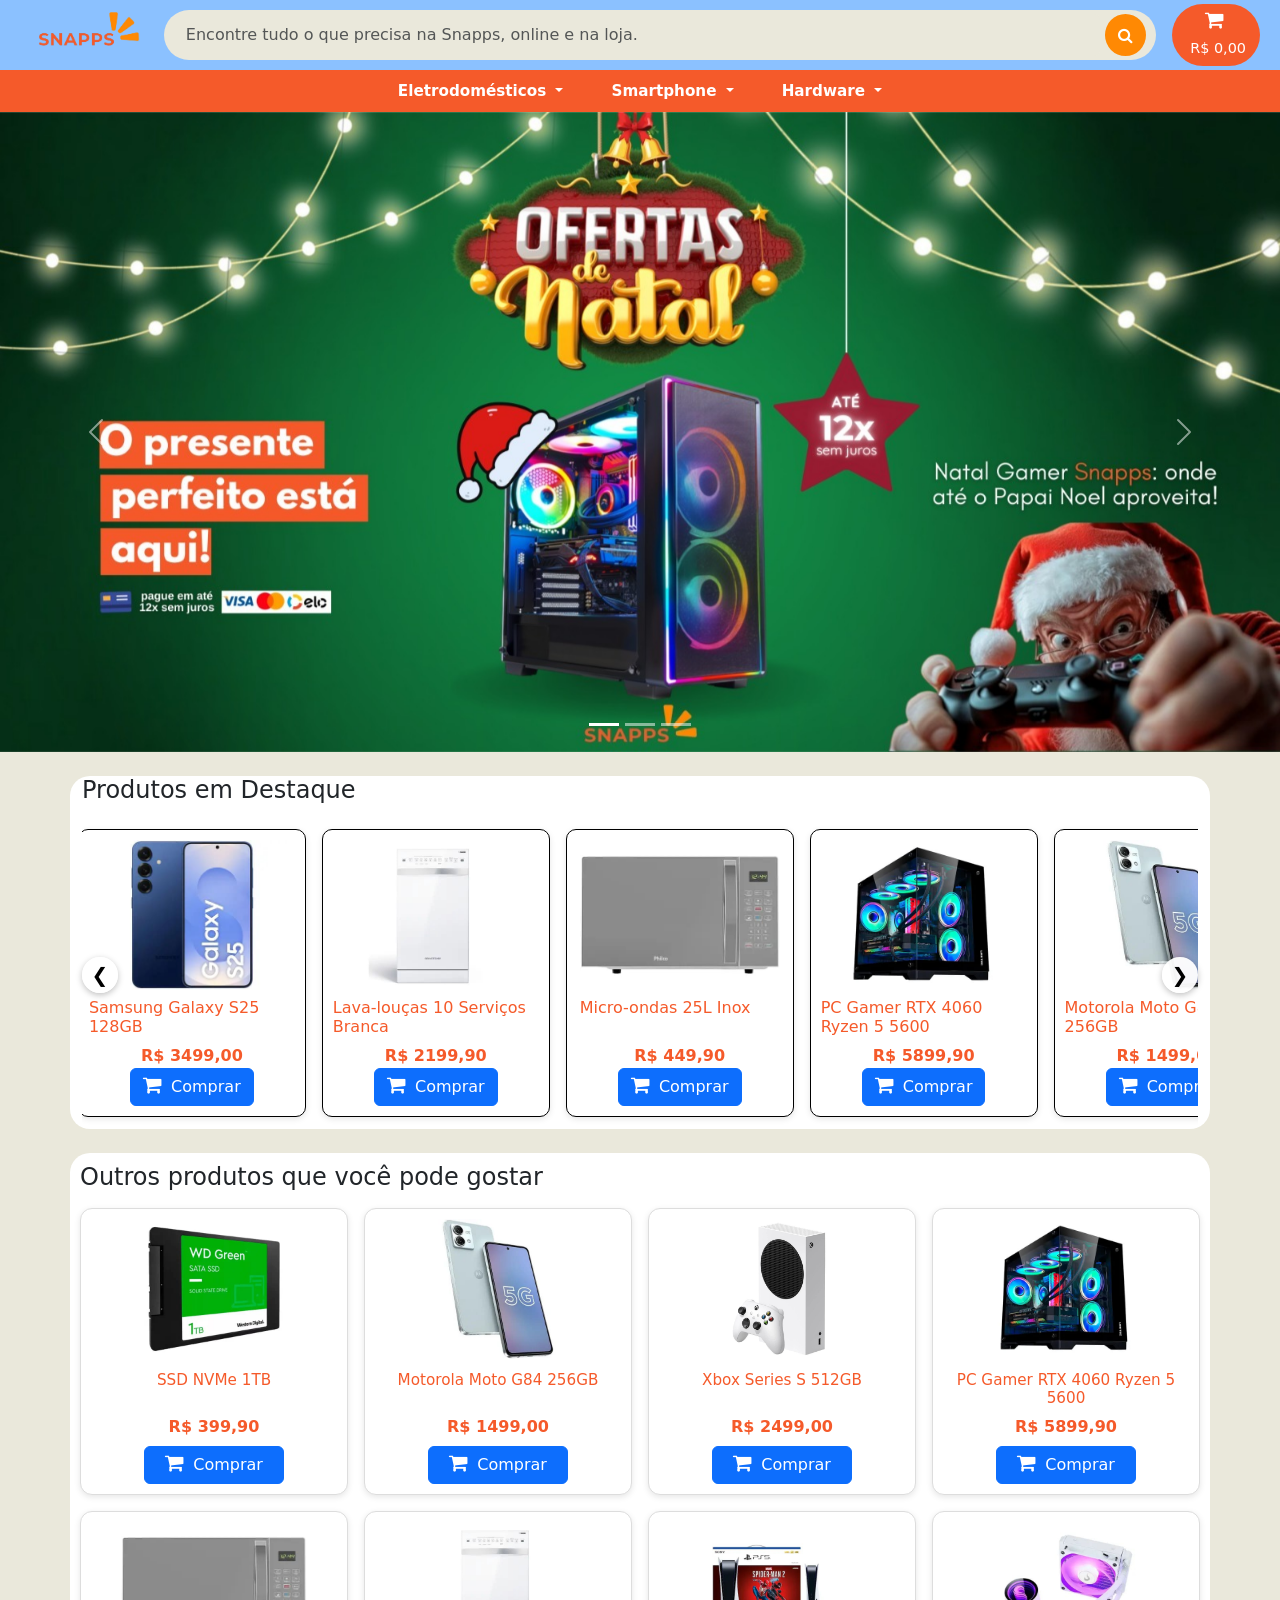
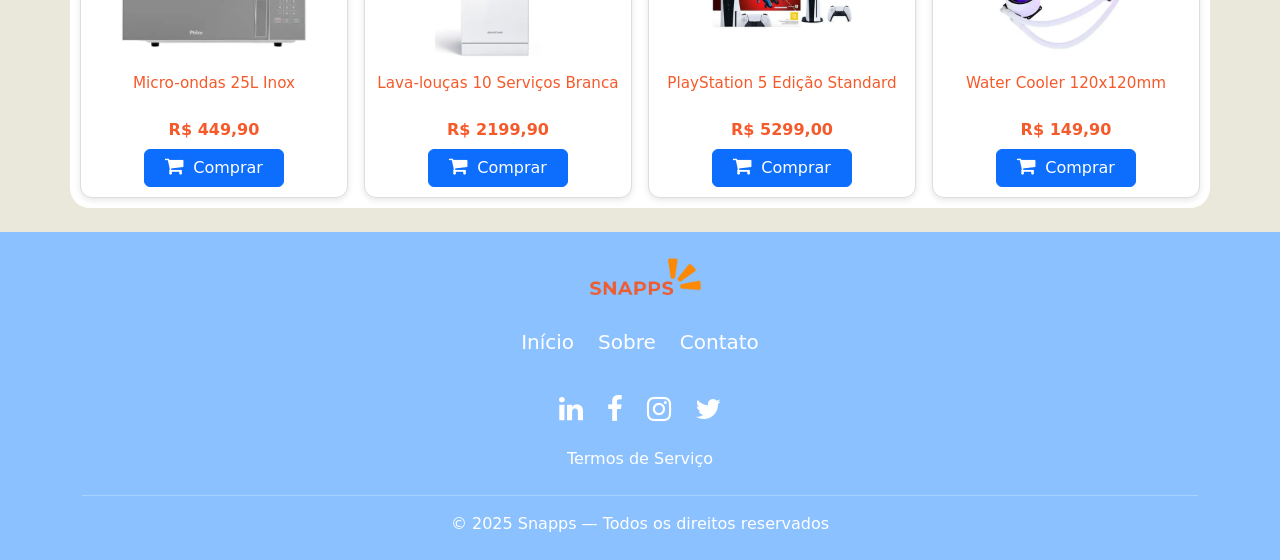
<file: index.html>
<!DOCTYPE html>
<html lang="pt-br">

<head>
    <meta charset="UTF-8">
    <meta name="viewport" content="width=device-width, initial-scale=1.0">
    <link rel="stylesheet" href="https://cdn.jsdelivr.net/npm/bootstrap@5.3.3/dist/css/bootstrap.min.css">
    <link rel="stylesheet" href="https://cdnjs.cloudflare.com/ajax/libs/font-awesome/4.7.0/css/font-awesome.min.css">
    <link rel="stylesheet" href="./styles/style.css">
    <link rel="shortcut icon" href="./assets/favicon.png" type="image/x-icon">
    <script src="https://cdn.jsdelivr.net/npm/bootstrap@5.3.3/dist/js/bootstrap.bundle.min.js"></script>
    <title>Snapps</title>
    <!-- ALERTAS DO SITE -->

</head>

<body>
    <div id="alert-container" class="position-fixed top-0 end-0 p-3" style="z-index: 900; width: 320px;"></div>
    <header class="container-fluid" id="v-navbar">
        <nav class="navbar navbar-expand-lg navbar-snapps px-2">
            <button class="btn btn-menu d-lg-none" data-bs-toggle="offcanvas" data-bs-target="#demo">
                <i class="navbar-toggler-icon"></i>
            </button>

            <a href="/index.html" class="navbar-brand mx-2">
                <img id="logo" src="./assets/snapps_logo.png" alt="Logo">
            </a>

            <form class="search-bar d-flex mx-3 flex-grow-1">
                <input class="form-control search-input" type="text"
                    placeholder="Encontre tudo o que precisa na Snapps, online e na loja.">
                <button class="btn btn-search" type="button">
                    <i class="fa fa-search"></i>
                </button>
            </form>

            <button class="btn cart-btn d-flex flex-column align-items-center position-relative cart-btn-trigger"
                type="button">
                <div class="position-relative">
                    <i class="fa fa-shopping-cart cart-icon"></i>
                    <span class="cart-badge cart-count d-none">0</span>
                </div>
                <span class="cart-price cart-price-text small mt-1">R$ 0,00</span>
            </button>


        </nav>
    </header>

    <!-- Barra de categorias (desktop) -->
    <div class="categories-bar d-none d-lg-block">
        <div class="container d-flex justify-content-center gap-5">

            <!-- Eletrodomésticos -->
            <div class="dropdown">
                <button class="btn category-btn dropdown-toggle" type="button" id="catEletro" data-bs-toggle="dropdown"
                    aria-expanded="false">
                    Eletrodomésticos
                </button>
                <ul class="dropdown-menu" aria-labelledby="catEletro">
                    <li><a class="dropdown-item"
                            href="../pages/category.html?category=Eletrodomésticos&subcategory=Micro-ondas">Micro-ondas</a>
                    </li>
                    <li><a class="dropdown-item"
                            href="../pages/category.html?category=Eletrodomésticos&subcategory=Geladeira">Geladeira</a>
                    </li>
                    <li><a class="dropdown-item"
                            href="../pages/category.html?category=Eletrodomésticos&subcategory=Lava-louças">Lava-louças</a>
                    </li>
                </ul>
            </div>

            <!-- Smartphone -->
            <div class="dropdown">
                <button class="btn category-btn dropdown-toggle" type="button" id="catCel" data-bs-toggle="dropdown"
                    aria-expanded="false">
                    Smartphone
                </button>
                <ul class="dropdown-menu" aria-labelledby="catCel">
                    <li><a class="dropdown-item"
                            href="../pages/category.html?category=Smartphone&subcategory=Samsung">Samsung</a>
                    </li>
                    <li><a class="dropdown-item"
                            href="../pages/category.html?category=Smartphone&subcategory=IPhone">IPhone</a>
                    </li>
                    <li><a class="dropdown-item"
                            href="../pages/category.html?category=Smartphone&subcategory=Motorola">Motorola</a></li>
                </ul>
            </div>

            <!-- Hardware -->
            <div class="dropdown">
                <button class="btn category-btn dropdown-toggle" type="button" id="catHard" data-bs-toggle="dropdown"
                    aria-expanded="false">
                    Hardware
                </button>
                <ul class="dropdown-menu" aria-labelledby="catHard">
                    <li><a class="dropdown-item"
                            href="../pages/category.html?category=Hardware&subcategory=Computador Gamer montado">Computador
                            Gamer
                            montado</a></li>
                    <li><a class="dropdown-item"
                            href="../pages/category.html?category=Hardware&subcategory=Peças para Computador">Peças
                            para Computador</a></li>
                    <li><a class="dropdown-item"
                            href="../pages/category.html?category=Hardware&subcategory=Video Games">Video
                            Games</a>
                    </li>
                </ul>
            </div>

        </div>
    </div>



    <!--Off Canvas-->
    <div class="offcanvas offcanvas-start offcanvas-lg" tabindex="-1" id="demo">
        <div class="offcanvas-header d-flex align-items-center">
            <img id="logo" src="./assets/snapps_logo.png" alt="Logo">

            <div class="d-flex ms-auto align-items-center gap-2">
                <button type="button" class="btn-close" data-bs-dismiss="offcanvas"></button>
            </div>
        </div>

        <div class="offcanvas-body">

            <!-- MENU VERTICAL COM SUBMENUS -->
            <ul class="list-group list-group-flush">

                <!-- Eletrodomésticos -->
                <li class="list-group-item menu-item">
                    <a class="menu-link" data-bs-toggle="collapse" href="#subEletro">
                        Eletrodomésticos
                    </a>
                    <ul class="collapse submenu" id="subEletro">
                        <li><a href="../pages/category.html?category=Eletrodomésticos&subcategory=Micro-ondas"
                                class="submenu-item">Micro-ondas</a></li>
                        <li><a href="../pages/category.html?category=Eletrodomésticos&subcategory=Geladeira"
                                class="submenu-item">Geladeira</a></li>
                        <li><a href="../pages/category.html?category=Eletrodomésticos&subcategory=Lava-louças"
                                class="submenu-item">Lava-louças</a></li>
                    </ul>
                </li>

                <!-- Celular -->
                <li class="list-group-item menu-item">
                    <a class="menu-link" data-bs-toggle="collapse" href="#subCel">
                        Smartphone
                    </a>
                    <ul class="collapse submenu" id="subCel">
                        <li><a href="../pages/category.html?category=Smartphone&subcategory=Samsung"
                                class="submenu-item">Samsung</a></li>
                        <li><a href="../pages/category.html?category=Smartphone&subcategory=iPhone"
                                class="submenu-item">iPhone</a></li>
                        <li><a href="../pages/category.html?category=Smartphone&subcategory=Motorola"
                                class="submenu-item">Motorola</a></li>
                    </ul>
                </li>

                <!-- Hardware -->
                <li class="list-group-item menu-item">
                    <a class="menu-link" data-bs-toggle="collapse" href="#subHard">
                        Hardware
                    </a>
                    <ul class="collapse submenu" id="subHard">
                        <li><a href="../pages/category.html?category=Hardware&subcategory=Computador Gamer
                                montado" class="submenu-item">Computador Gamer
                                montado</a></li>
                        <li><a href="../pages/category.html?category=Hardware&subcategory=Peças para Computador"
                                class="submenu-item">Peças para Computador</a>
                        </li>
                        <li><a href="../pages/category.html?category=Hardware&subcategory=Videogames"
                                class="submenu-item">Videogames</a></li>
                    </ul>
                </li>

            </ul>
        </div>
    </div>
    <!--Off Canvas-->

    <!-- Offcanvas do CARRINHO -->
    <div class="offcanvas offcanvas-end" tabindex="-1" id="cartOffcanvas">
        <div class="offcanvas-header">
            <h5 class="offcanvas-title">Seu carrinho</h5>
            <button type="button" class="btn-close" data-bs-dismiss="offcanvas" aria-label="Fechar"></button>
        </div>
        <div class="offcanvas-body d-flex flex-column">

            <!-- Lista de itens -->
            <div class="cart-items-list mb-3">
                <!-- Itens serão inseridos via JS -->
            </div>

            <!-- Total -->
            <div class="mt-auto border-top pt-3">
                <div class="d-flex justify-content-between align-items-center mb-2">
                    <span class="fw-semibold">Total:</span>
                    <span class="fw-bold cart-total-value">R$ 0,00</span>
                </div>
                <button class="btn btn-primary w-100" onclick="window.location.href='./pages/checkout.html'">
                    Finalizar compra
                </button>
            </div>

        </div>
    </div>


    <main>
        <section>
            <div id="carouselId" class="carousel slide" data-bs-ride="carousel">
                <ol class="carousel-indicators">
                    <li data-bs-target="#carouselId" data-bs-slide-to="0" class="active" aria-current="true"
                        aria-label="First slide"></li>
                    <li data-bs-target="#carouselId" data-bs-slide-to="1" aria-label="Second slide"></li>
                    <li data-bs-target="#carouselId" data-bs-slide-to="2" aria-label="Third slide"></li>
                </ol>
                <div class="carousel-inner" role="listbox">
                    <div class="carousel-item active">
                        <img src="./assets/Banners/Banner1.jpeg" class="w-100 d-block" alt="First slide" />
                        <div class="carousel-caption d-none d-md-block">
                        </div>
                    </div>
                    <div class="carousel-item">
                        <img src="./assets/Banners/Banner2.jpeg" class="w-100 d-block" alt="Second slide" />
                        <div class="carousel-caption d-none d-md-block">
                        </div>
                    </div>
                    <div class="carousel-item">
                        <img src="./assets/Banners/Banner3.jpeg" class="w-100 d-block" alt="Third slide" />
                        <div class="carousel-caption d-none d-md-block">
                        </div>
                    </div>
                </div>
                <button class="carousel-control-prev" type="button" data-bs-target="#carouselId" data-bs-slide="prev">
                    <span class="carousel-control-prev-icon" aria-hidden="true"></span>
                    <span class="visually-hidden">Previous</span>
                </button>
                <button class="carousel-control-next" type="button" data-bs-target="#carouselId" data-bs-slide="next">
                    <span class="carousel-control-next-icon" aria-hidden="true"></span>
                    <span class="visually-hidden">Next</span>
                </button>
            </div>

        </section>
        <section>

        </section>
        <section class="product-carousel container my-4" aria-label="Produtos em destaque">
            <div class="mb-3">
                <h2 class="h4">Produtos em Destaque</h2>
            </div>

            <div class="carousel-container">
                <!-- Botão anterior -->
                <button class="carousel-btn prev" type="button" aria-label="Anterior">
                    ❮
                </button>

                <!-- Faixa rolável de produtos -->
                <div class="carousel-wrapper">
                </div>

                <!-- Botão próximo -->
                <button class="carousel-btn next" type="button" aria-label="Próximo">
                    ❯
                </button>
            </div>
        </section>
        <section class="container my-4" id="more-products-section" aria-label="Mais produtos">
            <div class="mb-3">
                <h2 class="h4">Outros produtos que você pode gostar</h2>
            </div>

            <div class="row g-3" id="random-products-grid">
            </div>
        </section>


    </main>


    <footer class="container-fluid py-4">
        <div class="container text-center text-white">

            <div class="row justify-content-center mb-4">

                <!-- Logo -->
                <div class="col-12 mb-3">
                    <img src="./assets/snapps_logo.png" alt="Logo Snapps" style="height: 55px;">
                </div>

                <!-- Links -->
                <div class="col-12">
                    <ul class="list-unstyled d-flex flex-wrap justify-content-center gap-4 fs-5">
                        <li><a href="./index.html" class="text-white text-decoration-none">Início</a></li>
                        <li><a href="./pages/sobre.html" class="text-white text-decoration-none">Sobre</a></li>
                        <li><a href="./pages/contato.html" class="text-white text-decoration-none">Contato</a></li>
                    </ul>
                </div>

                <!-- Redes sociais -->
                <div class="col-12 mt-3">
                    <div class="d-flex justify-content-center gap-4 fs-3">
                        <a href="https://linktr.ee/Snapps1?utm_source=qr_code" class="text-white" target="_blank"><i
                                class="fa fa-linkedin"></i></a>
                        <a href="#" class="text-white"><i class="fa fa-facebook"></i></a>
                        <a href="#" class="text-white"><i class="fa fa-instagram"></i></a>
                        <a href="#" class="text-white"><i class="fa fa-twitter"></i></a>
                    </div>
                </div>
                <div class="col-12 mt-3">
                    <a href="./pages/termos.html" class="text-white text-decoration-none fs-6">Termos de Serviço</a>
                </div>
            </div>

            <hr class="border-light">

            <p class="mt-3 mb-0">© 2025 Snapps — Todos os direitos reservados</p>
        </div>
    </footer>
</body>
<script src="./scripts/cart.js"></script>
<script src="./scripts/carousel.js"></script>
<script src="./scripts/search.js"></script>

</html>
</file>
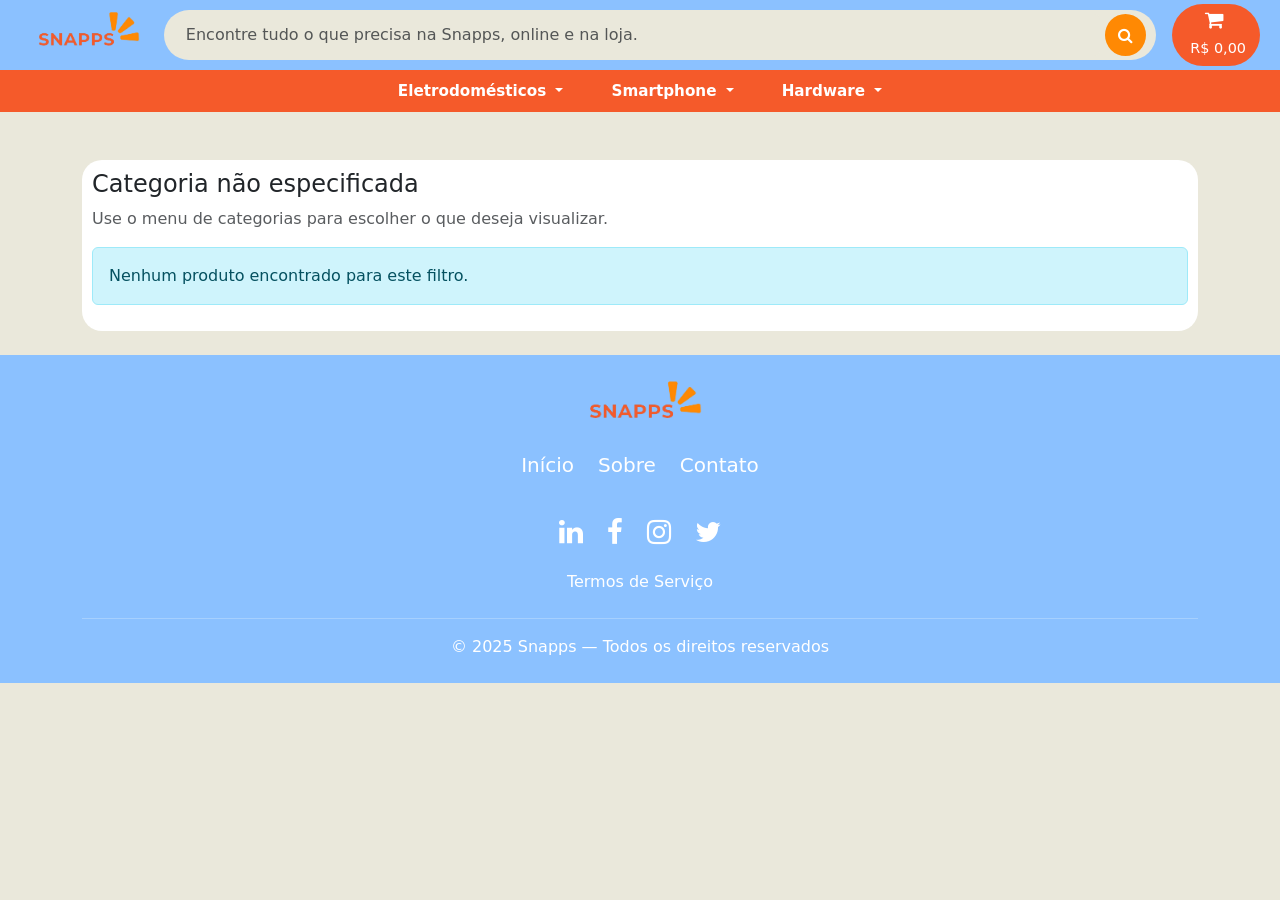
<file: pages/category.html>
<!doctype html>
<html lang="pt-BR">

<head>
    <meta charset="utf-8" />
    <meta name="viewport" content="width=device-width, initial-scale=1.0">
    <title>Snapps - Categoria</title>

    <!-- Bootstrap / Ícones / CSS -->
    <link href="https://cdn.jsdelivr.net/npm/bootstrap@5.3.3/dist/css/bootstrap.min.css" rel="stylesheet">
    <link rel="stylesheet" href="https://cdnjs.cloudflare.com/ajax/libs/font-awesome/4.7.0/css/font-awesome.min.css">
    <link rel="stylesheet" href="../styles/style.css">
    <link rel="shortcut icon" href="../assets/favicon.png" type="image/x-icon">
</head>

<body>
    <!-- ALERTAS -->
    <div id="alert-container" class="position-fixed top-0 end-0 p-3"
        style="z-index: 900; width: 320px; pointer-events: none;"></div>

    <!-- ========== HEADER ========== -->
    <header class="container-fluid" id="v-navbar">
        <nav class="navbar navbar-expand-lg navbar-snapps px-2">
            <!-- Botão menu (mobile) -->
            <button class="btn btn-menu d-lg-none" data-bs-toggle="offcanvas" data-bs-target="#demo">
                <i class="navbar-toggler-icon"></i>
            </button>

            <!-- Logo -->
            <a href="../index.html" class="navbar-brand mx-2">
                <img id="logo" src="../assets/snapps_logo.png" alt="Logo">
            </a>

            <!-- Busca -->
            <form class="search-bar d-flex mx-3 flex-grow-1" id="search-form">
                <input class="form-control search-input" type="text"
                    placeholder="Encontre tudo o que precisa na Snapps, online e na loja." id="search-input">
                <button class="btn btn-search" type="submit">
                    <i class="fa fa-search"></i>
                </button>
            </form>

            <!-- Carrinho -->
            <button class="btn cart-btn d-flex flex-column align-items-center position-relative cart-btn-trigger"
                type="button">
                <div class="position-relative">
                    <i class="fa fa-shopping-cart cart-icon"></i>
                    <span class="cart-badge cart-count d-none">0</span>
                </div>
                <span class="cart-price cart-price-text small mt-1">R$ 0,00</span>
            </button>
        </nav>
    </header>

    <!-- ========== BARRA DE CATEGORIAS (DESKTOP) ========== -->
    <div class="categories-bar d-none d-lg-block">
        <div class="container d-flex justify-content-center gap-5">

            <!-- Eletrodomésticos -->
            <div class="dropdown">
                <button class="btn category-btn dropdown-toggle" type="button" id="catEletro" data-bs-toggle="dropdown"
                    aria-expanded="false">
                    Eletrodomésticos
                </button>
                <ul class="dropdown-menu" aria-labelledby="catEletro">
                    <li><a class="dropdown-item"
                            href="./category.html?category=Eletrodomésticos&subcategory=Micro-ondas">Micro-ondas</a>
                    </li>
                    <li><a class="dropdown-item"
                            href="./category.html?category=Eletrodomésticos&subcategory=Geladeira">Geladeira</a>
                    </li>
                    <li><a class="dropdown-item"
                            href="./category.html?category=Eletrodomésticos&subcategory=Lava-louças">Lava-louças</a>
                    </li>
                </ul>
            </div>

            <!-- Smartphone -->
            <div class="dropdown">
                <button class="btn category-btn dropdown-toggle" type="button" id="catCel" data-bs-toggle="dropdown"
                    aria-expanded="false">
                    Smartphone
                </button>
                <ul class="dropdown-menu" aria-labelledby="catCel">
                    <li><a class="dropdown-item"
                            href="./category.html?category=Smartphone&subcategory=Samsung">Samsung</a></li>
                    <li><a class="dropdown-item"
                            href="./category.html?category=Smartphone&subcategory=iPhone">iPhone</a></li>
                    <li><a class="dropdown-item"
                            href="./category.html?category=Smartphone&subcategory=Motorola">Motorola</a></li>
                </ul>
            </div>

            <!-- Hardware -->
            <div class="dropdown">
                <button class="btn category-btn dropdown-toggle" type="button" id="catHard" data-bs-toggle="dropdown"
                    aria-expanded="false">
                    Hardware
                </button>
                <ul class="dropdown-menu" aria-labelledby="catHard">
                    <li><a class="dropdown-item"
                            href="./category.html?category=Hardware&subcategory=Computador%20Gamer%20Montado">Computador
                            Gamer
                            montado</a>
                    </li>
                    <li><a class="dropdown-item"
                            href="./category.html?category=Hardware&subcategory=Pe%C3%A7as%20para%20Computador">Peças
                            para Computador</a></li>
                    <li><a class="dropdown-item"
                            href="./category.html?category=Hardware&subcategory=Video%20Games">Video
                            Games</a></li>
                </ul>
            </div>

        </div>
    </div>

    <!-- ========== OFFCANVAS MENU MOBILE ========== -->
    <div class="offcanvas offcanvas-start offcanvas-lg" tabindex="-1" id="demo">
        <div class="offcanvas-header d-flex align-items-center">
            <img id="logo" src="../assets/snapps_logo.png" alt="Logo">
            <div class="d-flex ms-auto align-items-center gap-2">
                <button type="button" class="btn-close" data-bs-dismiss="offcanvas"></button>
            </div>
        </div>

        <div class="offcanvas-body">
            <ul class="list-group list-group-flush">
                <!-- Eletrodomésticos -->
                <li class="list-group-item menu-item">
                    <a class="menu-link" data-bs-toggle="collapse" href="#subEletro">
                        Eletrodomésticos
                    </a>
                    <ul class="collapse submenu" id="subEletro">
                        <li><a href="./category.html?category=Eletrodomésticos&subcategory=Micro-ondas"
                                class="submenu-item">Micro-ondas</a></li>
                        <li><a href="./category.html?category=Eletrodomésticos&subcategory=Geladeira"
                                class="submenu-item">Geladeira</a>
                        </li>
                        <li><a href="./category.html?category=Eletrodomésticos&subcategory=Lava-louças"
                                class="submenu-item">Lava-louças</a></li>
                    </ul>
                </li>

                <!-- Celular -->
                <li class="list-group-item menu-item">
                    <a class="menu-link" data-bs-toggle="collapse" href="#subCel">
                        Smartphone
                    </a>
                    <ul class="collapse submenu" id="subCel">
                        <li><a href="./category.html?category=Smartphone&subcategory=Samsung"
                                class="submenu-item">Samsung</a>
                        </li>
                        <li><a href="./category.html?category=Smartphone&subcategory=iPhone"
                                class="submenu-item">iPhone</a></li>
                        <li><a href="./category.html?category=Smartphone&subcategory=Motorola"
                                class="submenu-item">Motorola</a>
                        </li>
                    </ul>
                </li>

                <!-- Hardware -->
                <li class="list-group-item menu-item">
                    <a class="menu-link" data-bs-toggle="collapse" href="#subHard">
                        Hardware
                    </a>
                    <ul class="collapse submenu" id="subHard">
                        <li><a href="./category.html?category=&subcategory=Computador%20Gamer%20Montado"
                                class="submenu-item">Computador Gamer montado</a></li>
                        <li><a href="./category.html?category=&subcategory=Pe%C3%A7as%20para%20Computador"
                                class="submenu-item">Peças para Computador</a></li>
                        <li><a href="./category.html?category=&subcategory=Video%20Games"
                                class="submenu-item">Videogames</a></li>
                    </ul>
                </li>
            </ul>
        </div>
    </div>

    <!-- ========== OFFCANVAS CARRINHO ========== -->
    <div class="offcanvas offcanvas-end" tabindex="-1" id="cartOffcanvas">
        <div class="offcanvas-header">
            <h5 class="offcanvas-title">Seu carrinho</h5>
            <button type="button" class="btn-close" data-bs-dismiss="offcanvas" aria-label="Fechar"></button>
        </div>
        <div class="offcanvas-body d-flex flex-column">
            <div class="cart-items-list mb-3"></div>

            <div class="mt-auto border-top pt-3">
                <div class="d-flex justify-content-between align-items-center mb-2">
                    <span class="fw-semibold">Total:</span>
                    <span class="fw-bold cart-total-value">R$ 0,00</span>
                </div>
                <button class="btn btn-primary w-100" onclick="window.location.href='./checkout.html'">
                    Finalizar compra
                </button>
            </div>
        </div>
    </div>

    <!-- ========== MAIN ========== -->
    <main class="container my-4 category-page">

        <!-- Breadcrumb -->
        <nav aria-label="breadcrumb" class="mb-3">
            <ol class="breadcrumb mb-0" id="category-breadcrumb"></ol>
        </nav>

        <!-- Título + grid (reaproveitando estilos do #more-products-section) -->
        <section class="container my-4" id="more-products-section" aria-label="Produtos da categoria">
            <div class="mb-3">
                <h2 class="h4" id="category-title">Categoria</h2>
                <p class="text-muted mb-0" id="category-subtitle"></p>
            </div>

            <div class="row g-3" id="category-products-grid">
                <!-- cards via JS -->
            </div>

            <div id="category-empty" class="alert alert-info d-none mt-3">
                Nenhum produto encontrado para este filtro.
            </div>
        </section>

    </main>

    <!-- ========== FOOTER ========== -->
    <footer class="container-fluid py-4">
        <div class="container text-center text-white">
            <div class="row justify-content-center mb-4">
                <div class="col-12 mb-3">
                    <img src="../assets/snapps_logo.png" alt="Logo Snapps" style="height: 55px;">
                </div>

                <div class="col-12">
                    <ul class="list-unstyled d-flex flex-wrap justify-content-center gap-4 fs-5">
                        <li><a href="../index.html" class="text-white text-decoration-none">Início</a></li>
                        <li><a href="./sobre.html" class="text-white text-decoration-none">Sobre</a></li>
                        <li><a href="./contato.html" class="text-white text-decoration-none">Contato</a></li>
                    </ul>
                </div>

                <div class="col-12 mt-3">
                    <div class="d-flex justify-content-center gap-4 fs-3">
                        <a href="https://linktr.ee/Snapps1?utm_source=qr_code" class="text-white" target="_blank"><i
                                class="fa fa-linkedin"></i></a>
                        <a href="#" class="text-white"><i class="fa fa-facebook"></i></a>
                        <a href="#" class="text-white"><i class="fa fa-instagram"></i></a>
                        <a href="#" class="text-white"><i class="fa fa-twitter"></i></a>
                    </div>
                </div>
                <div class="col-12 mt-3">
                    <a href="./termos.html" class="text-white text-decoration-none fs-6">Termos de Serviço</a>
                </div>
            </div>

            <hr class="border-light">
            <p class="mt-3 mb-0">© 2025 Snapps — Todos os direitos reservados</p>
        </div>
    </footer>

    <!-- ========== SCRIPTS ========== -->
    <script src="https://cdn.jsdelivr.net/npm/bootstrap@5.3.3/dist/js/bootstrap.bundle.min.js"></script>
    <script src="../scripts/cart.js"></script>
    <script src="../scripts/search.js"></script>
    <script src="../scripts/category.js"></script>
</body>

</html>
</file>
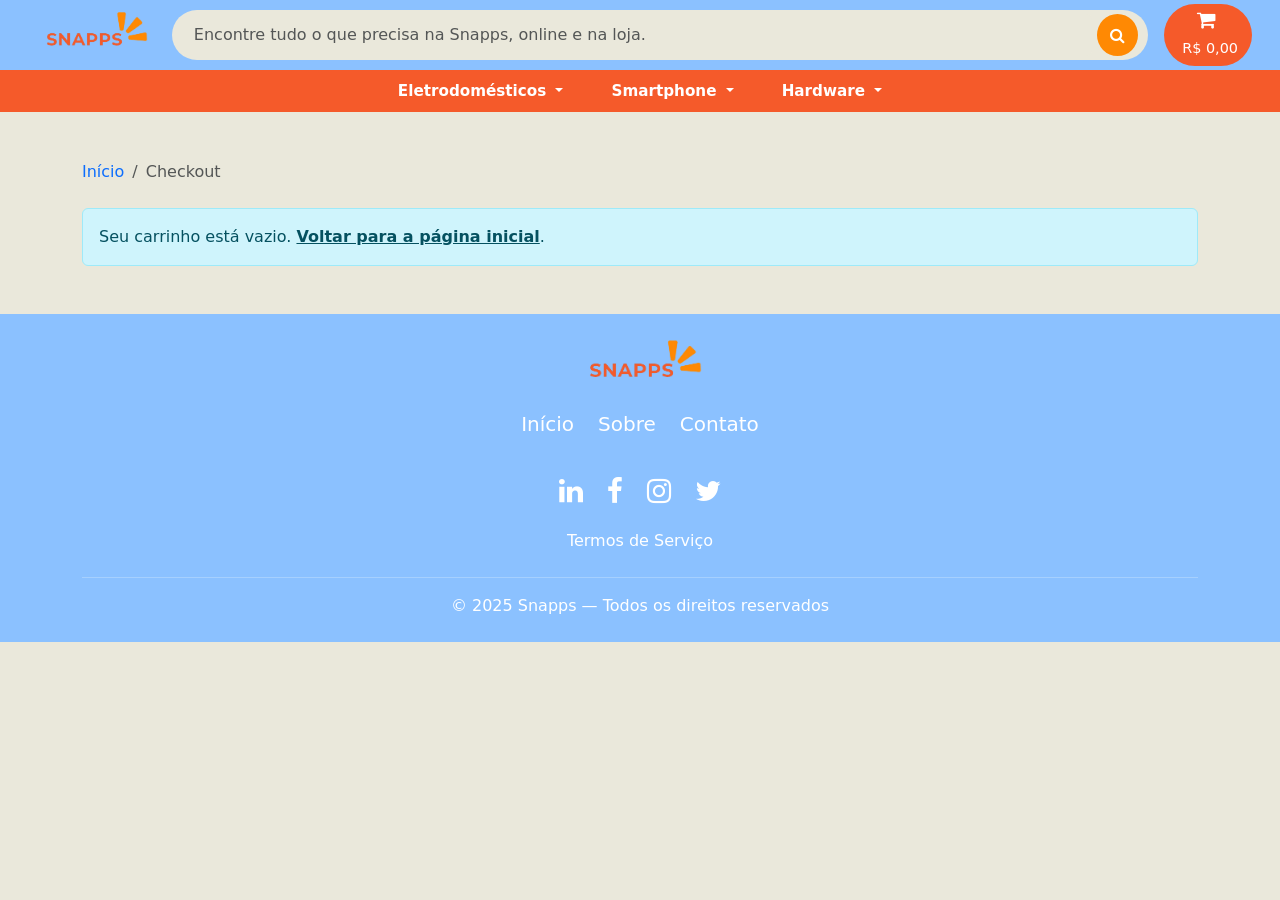
<file: pages/checkout.html>
<!DOCTYPE html>
<html lang="pt-br">

<head>
    <meta charset="UTF-8" />
    <meta name="viewport" content="width=device-width, initial-scale=1.0" />
    <title>Snapps - Checkout</title>

    <link rel="stylesheet" href="https://cdn.jsdelivr.net/npm/bootstrap@5.3.3/dist/css/bootstrap.min.css" />
    <link rel="stylesheet" href="https://cdnjs.cloudflare.com/ajax/libs/font-awesome/4.7.0/css/font-awesome.min.css" />
    <link rel="stylesheet" href="../styles/style.css" />
    <link rel="shortcut icon" href="../assets/favicon.png" type="image/x-icon" />
</head>

<body>
    <!-- ALERTAS -->
    <div id="alert-container" class="position-fixed top-0 end-0 p-3" style="z-index: 900; width: 320px;"></div>

    <!-- HEADER -->
    <header class="container-fluid" id="v-navbar">
        <nav class="navbar navbar-expand-lg navbar-snapps px-3">
            <!-- Botão menu (mobile) -->
            <button class="btn btn-menu d-lg-none" data-bs-toggle="offcanvas" data-bs-target="#demo">
                <span class="navbar-toggler-icon"></span>
            </button>

            <!-- Logo -->
            <a href="../index.html" class="navbar-brand mx-2">
                <img id="logo" src="../assets/snapps_logo.png" alt="Logo">
            </a>

            <!-- Busca -->
            <form class="search-bar d-flex mx-3 flex-grow-1">
                <input class="form-control search-input" type="text"
                    placeholder="Encontre tudo o que precisa na Snapps, online e na loja.">
                <button class="btn btn-search" type="button">
                    <i class="fa fa-search"></i>
                </button>
            </form>

            <!-- Carrinho -->
            <button class="btn cart-btn d-flex flex-column align-items-center position-relative cart-btn-trigger"
                type="button">
                <div class="position-relative">
                    <i class="fa fa-shopping-cart cart-icon"></i>
                    <span class="cart-badge cart-count d-none">0</span>
                </div>
                <span class="cart-price cart-price-text small mt-1">R$ 0,00</span>
            </button>
        </nav>
    </header>

    <!-- Barra de categorias (desktop) -->
    <div class="categories-bar d-none d-lg-block dropdown">
        <div class="container d-flex justify-content-center gap-5">
            <div class="dropdown">
                <button class="btn category-btn dropdown-toggle" type="button" id="catEletro" data-bs-toggle="dropdown"
                    aria-expanded="false">
                    Eletrodomésticos
                </button>
                <ul class="dropdown-menu" aria-labelledby="catEletro">
                    <li><a class="dropdown-item"
                            href="./category.html?category=Eletrodomésticos&subcategory=Micro-ondas">Micro-ondas</a>
                    </li>
                    <li><a class="dropdown-item"
                            href="./category.html?category=Eletrodomésticos&subcategory=Geladeira">Geladeira</a>
                    </li>
                    <li><a class="dropdown-item"
                            href="./category.html?category=Eletrodomésticos&subcategory=Lava-loucas">Lava-louças</a>
                    </li>
                </ul>
            </div>

            <div class="dropdown">
                <button class="btn category-btn dropdown-toggle" type="button" id="catCel" data-bs-toggle="dropdown"
                    aria-expanded="false">
                    Smartphone
                </button>
                <ul class="dropdown-menu" aria-labelledby="catCel">
                    <li><a class="dropdown-item"
                            href="./category.html?category=Smartphone&subcategory=Samsung">Samsung</a></li>
                    <li><a class="dropdown-item"
                            href="./category.html?category=Smartphone&subcategory=iPhone">iPhone</a></li>
                    <li><a class="dropdown-item"
                            href="./category.html?category=Smartphone&subcategory=Motorola">Motorola</a></li>
                </ul>
            </div>

            <div class="dropdown">
                <button class="btn category-btn dropdown-toggle" type="button" id="catHard" data-bs-toggle="dropdown"
                    aria-expanded="false">
                    Hardware
                </button>
                <ul class="dropdown-menu" aria-labelledby="catHard">
                    <li><a class="dropdown-item"
                            href="./category.html?category=Hardware&subcategory=Computador Gamer montado">Computador
                            Gamer montado</a></li>
                    <li><a class="dropdown-item"
                            href="./category.html?category=Hardware&subcategory=Peças para Computador">Peças para
                            Computador</a></li>
                    <li><a class="dropdown-item" href="./category.html?category=Hardware&subcategory=Video Games">Video
                            Games</a></li>
                </ul>
            </div>
        </div>
    </div>

    <!-- Offcanvas MENU MOBILE -->
    <div class="offcanvas offcanvas-start offcanvas-lg" tabindex="-1" id="demo">
        <div class="offcanvas-header">
            <img id="logo" src="../assets/snapps_logo.png" alt="Logo">
            <button type="button" class="btn-close" data-bs-dismiss="offcanvas"></button>
        </div>

        <div class="offcanvas-body">
            <ul class="list-group list-group-flush">
                <li class="list-group-item menu-item">
                    <a class="menu-link" data-bs-toggle="collapse" href="#subEletro">
                        Eletrodomésticos
                    </a>
                    <ul class="collapse submenu" id="subEletro">
                        <li><a href="./category.html?category=Eletrodomésticos&subcategory=Micro-ondas"
                                class="submenu-item">Micro-ondas</a></li>
                        <li><a href="./category.html?category=Eletrodomésticos&subcategory=Geladeira"
                                class="submenu-item">Geladeira</a>
                        </li>
                        <li><a href="./category.html?category=Eletrodomésticos&subcategory=Lava-louças"
                                class="submenu-item">Lava-louças</a></li>
                    </ul>
                </li>

                <li class="list-group-item menu-item">
                    <a class="menu-link" data-bs-toggle="collapse" href="#subCel">
                        Smartphone
                    </a>
                    <ul class="collapse submenu" id="subCel">
                        <li><a href="./category.html?category=Smartphone&subcategory=Samsung"
                                class="submenu-item">Samsung</a>
                        </li>
                        <li><a href="./category.html?category=Smartphone&subcategory=iPhone"
                                class="submenu-item">iPhone</a></li>
                        <li><a href="./category.html?category=Smartphone&subcategory=Motorola"
                                class="submenu-item">Motorola</a>
                        </li>
                    </ul>
                </li>

                <li class="list-group-item menu-item">
                    <a class="menu-link" data-bs-toggle="collapse" href="#subHard">
                        Hardware
                    </a>
                    <ul class="collapse submenu" id="subHard">
                        <li><a href="./category.html?category=Hardware&subcategory=Computador Gamer montado"
                                class="submenu-item">Computador Gamer
                                montado</a></li>
                        <li><a href="./category.html?category=Hardware&subcategory=Peças para Computador"
                                class="submenu-item">Peças para Computador</a>
                        </li>
                        <li><a href="./category.html?category=Hardware&subcategory=Videogames"
                                class="submenu-item">Videogames</a></li>
                    </ul>
                </li>
            </ul>
        </div>
    </div>

    <!-- Offcanvas CARRINHO -->
    <div class="offcanvas offcanvas-end" tabindex="-1" id="cartOffcanvas">
        <div class="offcanvas-header">
            <h5 class="offcanvas-title">Seu carrinho</h5>
            <button type="button" class="btn-close" data-bs-dismiss="offcanvas" aria-label="Fechar"></button>
        </div>
        <div class="offcanvas-body d-flex flex-column">
            <div class="cart-items-list mb-3"></div>
            <div class="mt-auto border-top pt-3">
                <div class="d-flex justify-content-between align-items-center mb-2">
                    <span class="fw-semibold">Total:</span>
                    <span class="fw-bold cart-total-value">R$ 0,00</span>
                </div>
                <button class="btn btn-primary w-100" onclick="window.location.href='checkout.html'">
                    Finalizar compra
                </button>
            </div>
        </div>
    </div>

    <!-- MAIN - CHECKOUT -->
    <main class="container my-5 checkout-page">
        <!-- Breadcrumb -->
        <nav aria-label="breadcrumb" class="mb-4">
            <ol class="breadcrumb mb-0">
                <li class="breadcrumb-item"><a href="../index.html">Início</a></li>
                <li class="breadcrumb-item active" aria-current="page">Checkout</li>
            </ol>
        </nav>

        <!-- estado vazio -->
        <section id="checkout-empty" class="d-none">
            <div class="alert alert-info">
                Seu carrinho está vazio. <a href="../index.html" class="alert-link">Voltar para a página inicial</a>.
            </div>
        </section>

        <!-- conteúdo quando há itens -->
        <section id="checkout-has-items">
            <div class="row g-4">
                <!-- Dados do cliente / entrega -->
                <div class="col-lg-8">
                    <div class="card border-0 shadow-sm mb-4">
                        <div class="card-body">
                            <h1 class="h4 mb-3">Dados do comprador</h1>
                            <div class="row g-3">
                                <div class="col-md-6">
                                    <label for="checkoutName" class="form-label">Nome completo</label>
                                    <input type="text" id="checkoutName" class="form-control"
                                        placeholder="Ex: Maria Silva" required>
                                </div>
                                <div class="col-md-6">
                                    <label for="checkoutEmail" class="form-label">E-mail</label>
                                    <input type="email" id="checkoutEmail" class="form-control"
                                        placeholder="voce@exemplo.com" required>
                                </div>
                                <div class="col-md-6">
                                    <label for="checkoutPhone" class="form-label">Telefone</label>
                                    <input type="tel" id="checkoutPhone" class="form-control"
                                        placeholder="(11) 99999-0000" required>
                                </div>
                                <div class="col-md-6">
                                    <label for="checkoutCpf" class="form-label">CPF</label>
                                    <input type="text" id="checkoutCpf" class="form-control"
                                        placeholder="000.000.000-00" required>
                                </div>
                            </div>
                        </div>
                    </div>

                    <div class="card border-0 shadow-sm mb-4">
                        <div class="card-body">
                            <h2 class="h5 mb-3">Endereço de entrega</h2>
                            <div class="row g-3">
                                <div class="col-md-4">
                                    <label for="checkoutCep" class="form-label">CEP</label>
                                    <input type="text" id="checkoutCep" class="form-control" placeholder="00000-000"
                                        required>
                                </div>
                                <div class="col-md-8">
                                    <label for="checkoutStreet" class="form-label">Rua / Avenida</label>
                                    <input type="text" id="checkoutStreet" class="form-control" required>
                                </div>
                                <div class="col-md-4">
                                    <label for="checkoutNumber" class="form-label">Número</label>
                                    <input type="text" id="checkoutNumber" class="form-control" required>
                                </div>
                                <div class="col-md-8">
                                    <label for="checkoutComplement" class="form-label">Complemento</label>
                                    <input type="text" id="checkoutComplement" class="form-control"
                                        placeholder="Apartamento, bloco...">
                                </div>
                                <div class="col-md-6">
                                    <label for="checkoutNeighborhood" class="form-label">Bairro</label>
                                    <input type="text" id="checkoutNeighborhood" class="form-control" required>
                                </div>
                                <div class="col-md-4">
                                    <label for="checkoutCity" class="form-label">Cidade</label>
                                    <input type="text" id="checkoutCity" class="form-control" required>
                                </div>
                                <div class="col-md-2">
                                    <label for="checkoutState" class="form-label">UF</label>
                                    <input type="text" id="checkoutState" class="form-control" maxlength="2" required>
                                </div>
                            </div>
                        </div>
                    </div>

                    <!-- PAGAMENTO -->
                    <div class="card border-0 shadow-sm mb-4">
                        <div class="card-body">
                            <h2 class="h5 mb-3">Forma de pagamento</h2>
                            <div class="row g-3">
                                <!-- Cartão -->
                                <div class="col-md-6">
                                    <div class="form-check">
                                        <input class="form-check-input" type="radio" name="paymentMethod" id="payCard"
                                            checked>
                                        <label class="form-check-label" for="payCard">
                                            Cartão de crédito
                                        </label>
                                    </div>

                                    <!-- TODOS OS CAMPOS DO CARTÃO ENVOLVIDOS AQUI -->
                                    <div id="card-fields">
                                        <div class="mt-3">
                                            <label class="form-label" for="cardNumber">Número do cartão</label>
                                            <input type="text" id="cardNumber" class="form-control"
                                                placeholder="0000 0000 0000 0000">
                                        </div>
                                        <div class="row g-3 mt-1">
                                            <div class="col-6">
                                                <label class="form-label" for="cardExpiry">Validade</label>
                                                <input type="text" id="cardExpiry" class="form-control"
                                                    placeholder="MM/AA">
                                            </div>
                                            <div class="col-6">
                                                <label class="form-label" for="cardCvv">CVV</label>
                                                <input type="text" id="cardCvv" class="form-control" placeholder="123">
                                            </div>
                                        </div>
                                    </div>
                                </div>

                                <!-- Pix -->
                                <div class="col-md-6">
                                    <div class="form-check">
                                        <input class="form-check-input" type="radio" name="paymentMethod" id="payPix">
                                        <label class="form-check-label" for="payPix">
                                            PIX
                                        </label>
                                    </div>
                                    <p class="text-muted small mt-2">
                                        No projeto real, aqui poderia aparecer o QR Code ou a chave PIX após confirmar o
                                        pedido.
                                    </p>
                                </div>
                            </div>
                        </div>
                    </div>
                </div>

                <!-- Resumo do pedido -->
                <div class="col-lg-4">
                    <div class="card border-0 shadow-sm mb-4">
                        <div class="card-body">
                            <h2 class="h5 mb-3">Resumo do pedido</h2>
                            <div id="checkout-items-list" class="mb-3 small">
                                <!-- itens via JS -->
                            </div>

                            <hr>

                            <div class="d-flex justify-content-between">
                                <span>Subtotal</span>
                                <span class="fw-semibold checkout-subtotal">R$ 0,00</span>
                            </div>
                            <div class="d-flex justify-content-between">
                                <span>Frete</span>
                                <span class="fw-semibold checkout-shipping">R$ 0,00</span>
                            </div>
                            <div class="d-flex justify-content-between mt-2">
                                <span class="fw-bold">Total</span>
                                <span class="fw-bold checkout-total">R$ 0,00</span>
                            </div>

                            <button id="btn-finish-order" class="btn btn-snapps w-100 mt-3">
                                Confirmar pedido
                            </button>
                            <p class="text-muted small mt-2 mb-0">
                                * Esta é uma página de demonstração para o TCC. Nenhum pagamento real será processado.
                            </p>
                        </div>
                    </div>
                </div>
            </div>
        </section>
    </main>

    <!-- FOOTER -->
    <footer class="container-fluid py-4">
        <div class="container text-center text-white">
            <div class="row justify-content-center mb-4">
                <div class="col-12 mb-3">
                    <img src="../assets/snapps_logo.png" alt="Logo Snapps" style="height: 55px;">
                </div>

                <div class="col-12">
                    <ul class="list-unstyled d-flex flex-wrap justify-content-center gap-4 fs-5">
                        <li><a href="../index.html" class="text-white text-decoration-none">Início</a></li>
                        <li><a href="sobre.html" class="text-white text-decoration-none">Sobre</a></li>
                        <li><a href="contato.html" class="text-white text-decoration-none">Contato</a></li>
                    </ul>
                </div>

                <div class="col-12 mt-3">
                    <div class="d-flex justify-content-center gap-4 fs-3">
                        <a href="https://linktr.ee/Snapps1?utm_source=qr_code" class="text-white" target="_blank"><i
                                class="fa fa-linkedin"></i></a>
                        <a href="#" class="text-white"><i class="fa fa-facebook"></i></a>
                        <a href="#" class="text-white"><i class="fa fa-instagram"></i></a>
                        <a href="#" class="text-white"><i class="fa fa-twitter"></i></a>
                    </div>
                </div>
                <div class="col-12 mt-3">
                    <a href="./termos.html" class="text-white text-decoration-none fs-6">Termos de Serviço</a>
                </div>
            </div>
            <hr class="border-light">
            <p class="mt-3 mb-0">© 2025 Snapps — Todos os direitos reservados</p>
        </div>
    </footer>

    <!-- SCRIPTS -->
    <script src="https://cdn.jsdelivr.net/npm/bootstrap@5.3.3/dist/js/bootstrap.bundle.min.js"></script>
    <script src="../scripts/cart.js"></script>
    <script src="../scripts/checkout.js"></script>
    <script src="../scripts/search.js"></script>
</body>

</html>
</file>
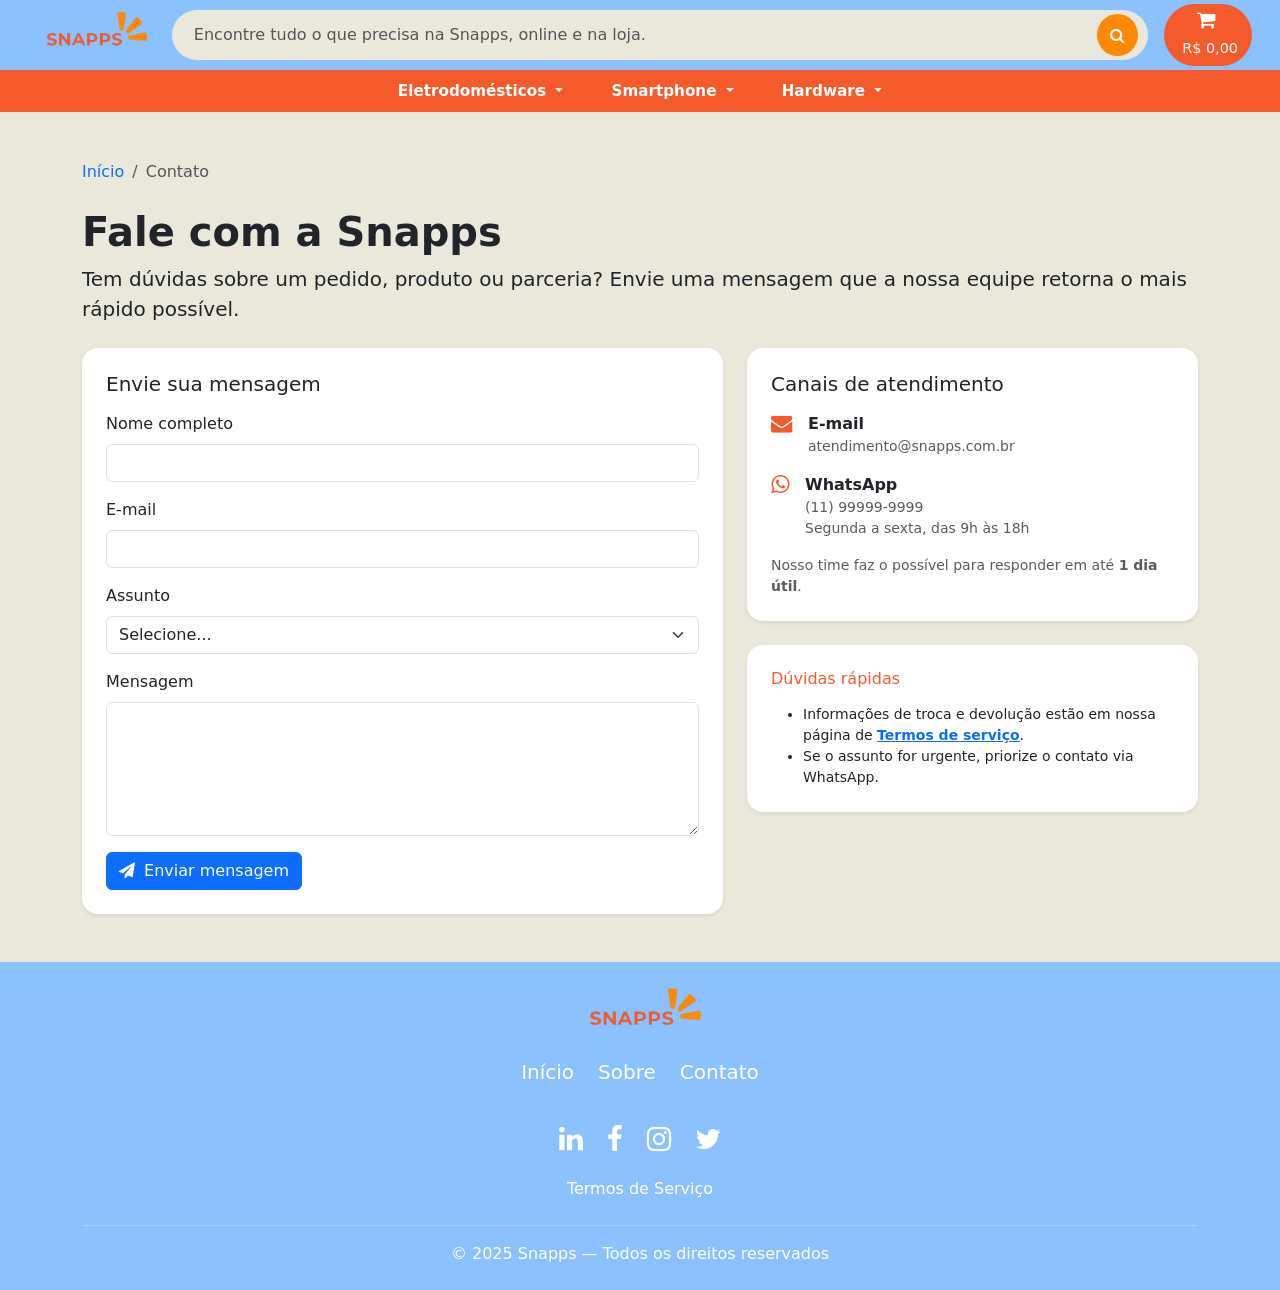
<file: pages/contato.html>
<!DOCTYPE html>
<html lang="pt-br">

<head>
    <meta charset="UTF-8" />
    <meta name="viewport" content="width=device-width, initial-scale=1.0" />
    <title>Snapps - Contato</title>

    <!-- Bootstrap -->
    <link rel="stylesheet" href="https://cdn.jsdelivr.net/npm/bootstrap@5.3.3/dist/css/bootstrap.min.css" />
    <!-- Font Awesome -->
    <link rel="stylesheet" href="https://cdnjs.cloudflare.com/ajax/libs/font-awesome/4.7.0/css/font-awesome.min.css" />
    <!-- Seu CSS -->
    <link rel="stylesheet" href="../styles/style.css" />
    <link rel="shortcut icon" href="../assets/favicon.png" type="image/x-icon" />
</head>

<body>
    <!-- HEADER -->
    <header class="container-fluid" id="v-navbar">
        <nav class="navbar navbar-expand-lg navbar-snapps px-3">
            <!-- Botão menu (mobile) -->
            <button class="btn btn-menu d-lg-none" data-bs-toggle="offcanvas" data-bs-target="#demo">
                <span class="navbar-toggler-icon"></span>
            </button>

            <!-- Logo -->
            <a href="../index.html" class="navbar-brand mx-2">
                <img id="logo" src="../assets/snapps_logo.png" alt="Logo">
            </a>

            <!-- Busca -->
            <form class="search-bar d-flex mx-3 flex-grow-1">
                <input class="form-control search-input" type="text"
                    placeholder="Encontre tudo o que precisa na Snapps, online e na loja.">
                <button class="btn btn-search" type="button">
                    <i class="fa fa-search"></i>
                </button>
            </form>

            <!-- Carrinho -->
            <button class="btn cart-btn d-flex flex-column align-items-center position-relative cart-btn-trigger"
                type="button">
                <div class="position-relative">
                    <i class="fa fa-shopping-cart cart-icon"></i>
                    <span class="cart-badge cart-count d-none">0</span>
                </div>
                <span class="cart-price cart-price-text small mt-1">R$ 0,00</span>
            </button>
        </nav>
    </header>

    <!-- Barra de categorias (desktop) -->
    <div class="categories-bar d-none d-lg-block dropdown">
        <div class="container d-flex justify-content-center gap-5">
            <!-- Eletrodomésticos -->
            <div class="dropdown">
                <button class="btn category-btn dropdown-toggle" type="button" id="catEletro" data-bs-toggle="dropdown"
                    aria-expanded="false">
                    Eletrodomésticos
                </button>
                <ul class="dropdown-menu" aria-labelledby="catEletro">
                    <li><a class="dropdown-item"
                            href="./category.html?category=Eletrodomésticos&subcategory=Micro-ondas">Micro-ondas</a>
                    </li>
                    <li><a class="dropdown-item"
                            href="./category.html?category=Eletrodomésticos&subcategory=Geladeira">Geladeira</a>
                    </li>
                    <li><a class="dropdown-item"
                            href="./category.html?category=Eletrodomésticos&subcategory=Lava-louças">Lava-louças</a>
                    </li>
                </ul>
            </div>

            <!-- Smartphone -->
            <div class="dropdown">
                <button class="btn category-btn dropdown-toggle" type="button" id="catCel" data-bs-toggle="dropdown"
                    aria-expanded="false">
                    Smartphone
                </button>
                <ul class="dropdown-menu" aria-labelledby="catCel">
                    <li><a class="dropdown-item"
                            href="./category.html?category=Smartphone&subcategory=Samsung">Samsung</a></li>
                    <li><a class="dropdown-item"
                            href="./category.html?category=Smartphone&subcategory=iPhone">iPhone</a></li>
                    <li><a class="dropdown-item"
                            href="./category.html?category=Smartphone&subcategory=Motorola">Motorola</a></li>
                </ul>
            </div>

            <!-- Hardware -->
            <div class="dropdown">
                <button class="btn category-btn dropdown-toggle" type="button" id="catHard" data-bs-toggle="dropdown"
                    aria-expanded="false">
                    Hardware
                </button>
                <ul class="dropdown-menu" aria-labelledby="catHard">
                    <li><a class="dropdown-item"
                            href="./category.html?category=Hardware&subcategory=Computador Gamer montado">Computador
                            Gamer montado</a></li>
                    <li><a class="dropdown-item"
                            href="./category.html?category=Hardware&subcategory=Peças para Computador">Peças para
                            Computador</a></li>
                    <li><a class="dropdown-item" href="./category.html?category=Hardware&subcategory=Video Games">Video
                            Games</a></li>
                </ul>
            </div>
        </div>
    </div>

    <!-- Offcanvas (menu mobile) -->
    <div class="offcanvas offcanvas-start offcanvas-lg" tabindex="-1" id="demo">
        <div class="offcanvas-header">
            <img id="logo" src="../assets/snapps_logo.png" alt="Logo">
            <button type="button" class="btn-close" data-bs-dismiss="offcanvas"></button>
        </div>

        <div class="offcanvas-body">
            <ul class="list-group list-group-flush">
                <!-- Eletrodomésticos -->
                <li class="list-group-item menu-item">
                    <a class="menu-link" data-bs-toggle="collapse" href="#subEletro">
                        Eletrodomésticos
                    </a>
                    <ul class="collapse submenu" id="subEletro">
                        <li><a href="./category.html?category=Eletrodomésticos&subcategory=Micro-ondas"
                                class="submenu-item">Micro-ondas</a></li>
                        <li><a href="./category.html?category=Eletrodomésticos&subcategory=Geladeira"
                                class="submenu-item">Geladeira</a>
                        </li>
                        <li><a href="./category.html?category=Eletrodomésticos&subcategory=Lava-louças"
                                class="submenu-item">Lava-louças</a></li>
                    </ul>
                </li>

                <!-- Celular -->
                <li class="list-group-item menu-item">
                    <a class="menu-link" data-bs-toggle="collapse" href="#subCel">
                        Smartphone
                    </a>
                    <ul class="collapse submenu" id="subCel">
                        <li><a href="./category.html?category=Smartphone&subcategory=Samsung"
                                class="submenu-item">Samsung</a>
                        </li>
                        <li><a href="./category.html?category=Smartphone&subcategory=iPhone"
                                class="submenu-item">iPhone</a></li>
                        <li><a href="./category.html?category=Smartphone&subcategory=Motorola"
                                class="submenu-item">Motorola</a>
                        </li>
                    </ul>
                </li>

                <!-- Hardware -->
                <li class="list-group-item menu-item">
                    <a class="menu-link" data-bs-toggle="collapse" href="#subHard">
                        Hardware
                    </a>
                    <ul class="collapse submenu" id="subHard">
                        <li><a href="./category.html?category=Hardware&subcategory=Computador Gamer montado"
                                class="submenu-item">Computador Gamer
                                montado</a></li>
                        <li><a href="./category.html?category=Hardware&subcategory=Peças para Computador"
                                class="submenu-item">Peças para Computador</a>
                        </li>
                        <li><a href="./category.html?category=Hardware&subcategory=Videogames"
                                class="submenu-item">Videogames</a></li>
                    </ul>
                </li>
            </ul>
        </div>
    </div>

    <!-- MAIN - CONTATO -->
    <main class="container my-5 about-snapps">
        <!-- Breadcrumb -->
        <nav aria-label="breadcrumb" class="mb-4">
            <ol class="breadcrumb mb-0">
                <li class="breadcrumb-item"><a href="../index.html">Início</a></li>
                <li class="breadcrumb-item active" aria-current="page">Contato</li>
            </ol>
        </nav>

        <!-- Cabeçalho -->
        <section class="mb-4">
            <h1 class="display-6 fw-bold mb-2">Fale com a Snapps</h1>
            <p class="lead mb-0">
                Tem dúvidas sobre um pedido, produto ou parceria? Envie uma mensagem que a nossa equipe retorna o mais
                rápido possível.
            </p>
        </section>

        <section class="row g-4">
            <!-- Formulário -->
            <div class="col-lg-7">
                <div class="card border-0 shadow-sm">
                    <div class="card-body p-4">
                        <h2 class="h5 mb-3">Envie sua mensagem</h2>
                        <form id="contactForm" novalidate>
                            <div class="mb-3">
                                <label for="nome" class="form-label">Nome completo</label>
                                <input type="text" class="form-control" id="nome" name="nome" required />
                                <div class="invalid-feedback">Informe seu nome.</div>
                            </div>

                            <div class="mb-3">
                                <label for="email" class="form-label">E-mail</label>
                                <input type="email" class="form-control" id="email" name="email" required />
                                <div class="invalid-feedback">Informe um e-mail válido.</div>
                            </div>

                            <div class="mb-3">
                                <label for="assunto" class="form-label">Assunto</label>
                                <select id="assunto" name="assunto" class="form-select" required>
                                    <option value="">Selecione...</option>
                                    <option value="pedido">Dúvidas sobre pedido</option>
                                    <option value="produto">Informações sobre produtos</option>
                                    <option value="parceria">Parcerias e comercial</option>
                                    <option value="suporte">Suporte técnico</option>
                                    <option value="outros">Outros</option>
                                </select>
                                <div class="invalid-feedback">Selecione um assunto.</div>
                            </div>

                            <div class="mb-3">
                                <label for="mensagem" class="form-label">Mensagem</label>
                                <textarea class="form-control" id="mensagem" name="mensagem" rows="5"
                                    required></textarea>
                                <div class="invalid-feedback">Descreva sua dúvida ou mensagem.</div>
                            </div>

                            <button type="submit" class="btn btn-primary">
                                <i class="fa fa-paper-plane me-1"></i>
                                Enviar mensagem
                            </button>
                        </form>
                    </div>
                </div>
            </div>

            <!-- Informações de contato -->
            <div class="col-lg-5">
                <div class="card border-0 shadow-sm mb-4">
                    <div class="card-body p-4">
                        <h2 class="h5 mb-3">Canais de atendimento</h2>

                        <div class="mb-3 d-flex">
                            <div class="me-3">
                                <i class="fa fa-envelope fa-lg text-snapps-primary"></i>
                            </div>
                            <div>
                                <div class="fw-semibold">E-mail</div>
                                <div class="text-muted small">atendimento@snapps.com.br</div>
                            </div>
                        </div>

                        <div class="mb-3 d-flex">
                            <div class="me-3">
                                <i class="fa fa-whatsapp fa-lg text-snapps-primary"></i>
                            </div>
                            <div>
                                <div class="fw-semibold">WhatsApp</div>
                                <div class="text-muted small">(11) 99999-9999<br />Segunda a sexta, das 9h às 18h</div>
                            </div>
                        </div>

                        <div class="mt-3 small text-muted">
                            Nosso time faz o possível para responder em até
                            <strong>1 dia útil</strong>.
                        </div>
                    </div>
                </div>

                <div class="card border-0 shadow-sm">
                    <div class="card-body p-4">
                        <h2 class="h6 mb-3 text-snapps-primary">Dúvidas rápidas</h2>
                        <ul class="small mb-0">
                            <li>Informações de troca e devolução estão em nossa página de <strong><a href="./termos.html">Termos de serviço</a></strong>.
                            </li>
                            <li>Se o assunto for urgente, priorize o contato via WhatsApp.</li>
                        </ul>
                    </div>
                </div>
            </div>
        </section>
    </main>

    <!-- FOOTER -->
    <footer class="container-fluid py-4">
        <div class="container text-center text-white">
            <div class="row justify-content-center mb-4">
                <!-- Logo -->
                <div class="col-12 mb-3">
                    <img src="../assets/snapps_logo.png" alt="Logo Snapps" style="height: 55px;">
                </div>

                <!-- Links -->
                <div class="col-12">
                    <ul class="list-unstyled d-flex flex-wrap justify-content-center gap-4 fs-5">
                        <li><a href="../index.html" class="text-white text-decoration-none">Início</a></li>
                        <li><a href="sobre.html" class="text-white text-decoration-none">Sobre</a></li>
                        <li><a href="contato.html" class="text-white text-decoration-none">Contato</a></li>
                    </ul>
                </div>

                <!-- Redes sociais -->
                <div class="col-12 mt-3">
                    <div class="d-flex justify-content-center gap-4 fs-3">
                        <a href="https://linktr.ee/Snapps1?utm_source=qr_code" class="text-white" target="_blank"><i class="fa fa-linkedin"></i></a>
                        <a href="#" class="text-white"><i class="fa fa-facebook"></i></a>
                        <a href="#" class="text-white"><i class="fa fa-instagram"></i></a>
                        <a href="#" class="text-white"><i class="fa fa-twitter"></i></a>
                    </div>
                </div>
                <div class="col-12 mt-3">
                    <a href="./termos.html" class="text-white text-decoration-none fs-6">Termos de Serviço</a>
                </div>
            </div>

            <hr class="border-light">
            <p class="mt-3 mb-0">© 2025 Snapps — Todos os direitos reservados</p>
        </div>
    </footer>

    <!-- ALERT CONTAINER (mesmo usado no carrinho) -->
    <div id="alert-container" class="position-fixed top-0 end-0 p-3" style="z-index: 900; width: 320px;"></div>

    <!-- Offcanvas Carrinho -->
    <div class="offcanvas offcanvas-end" tabindex="-1" id="cartOffcanvas">
        <div class="offcanvas-header">
            <h5 class="offcanvas-title">Seu carrinho</h5>
            <button type="button" class="btn-close" data-bs-dismiss="offcanvas" aria-label="Fechar"></button>
        </div>
        <div class="offcanvas-body d-flex flex-column">
            <div class="cart-items-list mb-3"></div>
            <div class="mt-auto border-top pt-3">
                <div class="d-flex justify-content-between align-items-center mb-2">
                    <span class="fw-semibold">Total:</span>
                    <span class="fw-bold cart-total-value">R$ 0,00</span>
                </div>
                <button class="btn btn-primary w-100" onclick="window.location.href='./checkout.html'">
                    Finalizar compra
                </button>
            </div>
        </div>
    </div>

    <!-- SCRIPTS -->
    <script src="https://cdn.jsdelivr.net/npm/bootstrap@5.3.3/dist/js/bootstrap.bundle.min.js"></script>
    <script src="../scripts/cart.js"></script>
    <script src="../scripts/form.js"></script>
    <script src="../scripts/search.js"></script>
</body>

</html>
</file>
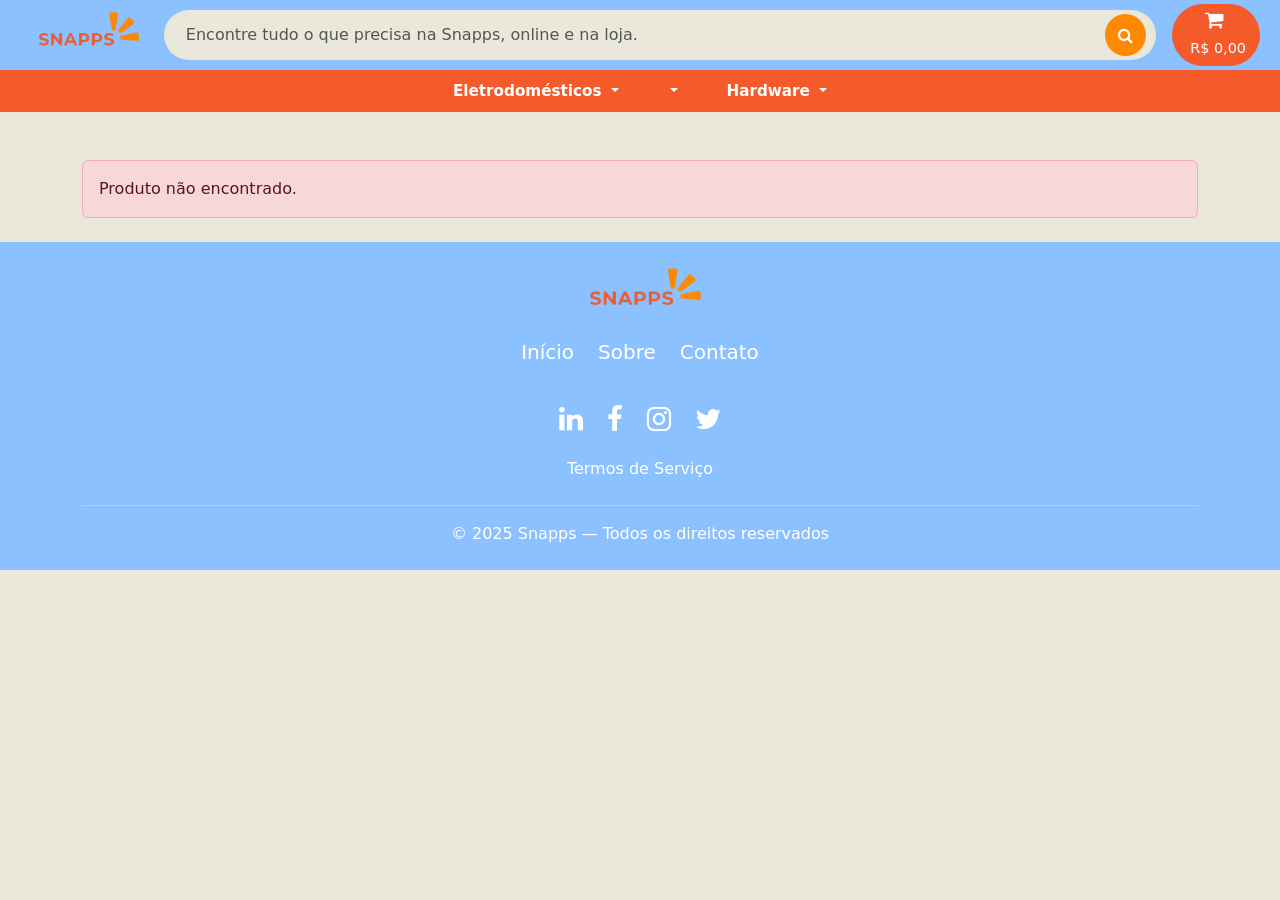
<file: pages/product.html>
<!doctype html>
<html lang="pt-BR">

<head>
    <meta charset="utf-8" />
    <meta name="viewport" content="width=device-width, initial-scale=1.0">
    <title>Snapps - Produto</title>

    <!-- Bootstrap / Ícones / CSS -->
    <link href="https://cdn.jsdelivr.net/npm/bootstrap@5.3.3/dist/css/bootstrap.min.css" rel="stylesheet">
    <link rel="stylesheet" href="https://cdnjs.cloudflare.com/ajax/libs/font-awesome/4.7.0/css/font-awesome.min.css">
    <link rel="stylesheet" href="../styles/style.css">
    <link rel="shortcut icon" href="../assets/favicon.png" type="image/x-icon">
</head>

<body>
    <!-- ALERTAS (mesmo do index) -->
    <div id="alert-container" class="position-fixed top-0 end-0 p-3"
        style="z-index: 900; width: 320px; pointer-events: none;"></div>

    <!-- ========== HEADER ========== -->
    <header class="container-fluid" id="v-navbar">
        <nav class="navbar navbar-expand-lg navbar-snapps px-2">
            <!-- Botão menu (mobile) -->
            <button class="btn btn-menu d-lg-none" data-bs-toggle="offcanvas" data-bs-target="#demo">
                <i class="navbar-toggler-icon"></i>
            </button>

            <!-- Logo -->
            <a href="../index.html" class="navbar-brand mx-2">
                <img id="logo" src="../assets/snapps_logo.png" alt="Logo">
            </a>

            <!-- Busca -->
            <form class="search-bar d-flex mx-3 flex-grow-1">
                <input class="form-control search-input" type="text"
                    placeholder="Encontre tudo o que precisa na Snapps, online e na loja.">
                <button class="btn btn-search" type="button">
                    <i class="fa fa-search"></i>
                </button>
            </form>

            <!-- Carrinho -->
            <button class="btn cart-btn d-flex flex-column align-items-center position-relative cart-btn-trigger"
                type="button">
                <div class="position-relative">
                    <i class="fa fa-shopping-cart cart-icon"></i>
                    <span class="cart-badge cart-count d-none">0</span>
                </div>
                <span class="cart-price cart-price-text small mt-1">R$ 0,00</span>
            </button>
        </nav>
    </header>

    <!-- ========== BARRA DE CATEGORIAS (DESKTOP) ========== -->
    <div class="categories-bar d-none d-lg-block">
        <div class="container d-flex justify-content-center gap-5">

            <!-- Eletrodomésticos -->
            <div class="dropdown">
                <button class="btn category-btn dropdown-toggle" type="button" id="catEletro" data-bs-toggle="dropdown"
                    aria-expanded="false">
                    Eletrodomésticos
                </button>
                <ul class="dropdown-menu" aria-labelledby="catEletro">
                    <li><a class="dropdown-item"
                            href="./category.html?category=Eletrodomésticos&subcategory=Micro-ondas">Micro-ondas</a>
                    </li>
                    <li><a class="dropdown-item"
                            href="./category.html?category=Eletrodomésticos&subcategory=Geladeira">Geladeira</a>
                    </li>
                    <li><a class="dropdown-item"
                            href="./category.html?category=Eletrodomésticos&subcategory=Lava-louças">Lava-louças</a>
                    </li>
                </ul>
            </div>

            <!--  -->
            <div class="dropdown">
                <button class="btn category-btn dropdown-toggle" type="button" id="catCel" data-bs-toggle="dropdown"
                    aria-expanded="false">

                </button>
                <ul class="dropdown-menu" aria-labelledby="catCel">
                    <li><a class="dropdown-item"
                            href="./category.html?category=Smartphone&subcategory=Samsung">Samsung</a></li>
                    <li><a class="dropdown-item"
                            href="./category.html?category=Smartphone&subcategory=iPhone">iPhone</a></li>
                    <li><a class="dropdown-item"
                            href="./category.html?category=Smartphone&subcategory=Motorola">Motorola</a></li>
                </ul>
            </div>

            <!-- Hardware -->
            <div class="dropdown">
                <button class="btn category-btn dropdown-toggle" type="button" id="catHard" data-bs-toggle="dropdown"
                    aria-expanded="false">
                    Hardware
                </button>
                <ul class="dropdown-menu" aria-labelledby="catHard">
                    <li><a class="dropdown-item"
                            href="./category.html?category=Hardware&subcategory=Computador Gamer montado">Computador
                            Gamer montado</a></li>
                    <li><a class="dropdown-item"
                            href="./category.html?category=Hardware&subcategory=Peças para Computador">Peças para
                            Computador</a></li>
                    <li><a class="dropdown-item" href="./category.html?category=&subcategory=Video Games">Video
                            Games</a></li>
                </ul>
            </div>

        </div>
    </div>

    <!-- ========== OFFCANVAS MENU MOBILE ========== -->
    <div class="offcanvas offcanvas-start offcanvas-lg" tabindex="-1" id="demo">
        <div class="offcanvas-header d-flex align-items-center">
            <img id="logo" src="../assets/snapps_logo.png" alt="Logo">
            <div class="d-flex ms-auto align-items-center gap-2">
                <button type="button" class="btn-close" data-bs-dismiss="offcanvas"></button>
            </div>
        </div>

        <div class="offcanvas-body">
            <ul class="list-group list-group-flush">
                <!-- Eletrodomésticos -->
                <li class="list-group-item menu-item">
                    <a class="menu-link" data-bs-toggle="collapse" href="#subEletro">
                        Eletrodomésticos
                    </a>
                    <ul class="collapse submenu" id="subEletro">
                        <li><a href="./category.html?category=Eletrodomésticos&subcategory=Micro-ondas"
                                class="submenu-item">Micro-ondas</a></li>
                        <li><a href="./category.html?category=Eletrodomésticos&subcategory=Geladeira"
                                class="submenu-item">Geladeira</a>
                        </li>
                        <li><a href="./category.html?category=Eletrodomésticos&subcategory=Lava-louças"
                                class="submenu-item">Lava-louças</a></li>
                    </ul>
                </li>

                <!-- Smartphone -->
                <li class="list-group-item menu-item">
                    <a class="menu-link" data-bs-toggle="collapse" href="#subCel">

                    </a>
                    <ul class="collapse submenu" id="subCel">
                        <li><a href="./category.html?category=Smartphone&subcategory=Samsung"
                                class="submenu-item">Samsung</a>
                        </li>
                        <li><a href="./category.html?category=Smartphone&subcategory=iPhone"
                                class="submenu-item">iPhone</a></li>
                        <li><a href="./category.html?category=Smartphone&subcategory=Motorola"
                                class="submenu-item">Motorola</a>
                        </li>
                    </ul>
                </li>

                <!-- Hardware -->
                <li class="list-group-item menu-item">
                    <a class="menu-link" data-bs-toggle="collapse" href="#subHard">
                        Hardware
                    </a>
                    <ul class="collapse submenu" id="subHard">
                        <li><a href="./category.html?category=Hardware&subcategory=Computador Gamer
                                montado" class="submenu-item">Computador Gamer
                                montado</a></li>
                        <li><a href="./category.html?category=Hardware&subcategory=Peças para Computador"
                                class="submenu-item">Peças para Computador</a>
                        </li>
                        <li><a href="./category.html?category=Hardware&subcategory=Videogames"
                                class="submenu-item">Videogames</a></li>
                    </ul>
                </li>
            </ul>
        </div>
    </div>

    <!-- ========== OFFCANVAS CARRINHO ========== -->
    <div class="offcanvas offcanvas-end" tabindex="-1" id="cartOffcanvas">
        <div class="offcanvas-header">
            <h5 class="offcanvas-title">Seu carrinho</h5>
            <button type="button" class="btn-close" data-bs-dismiss="offcanvas" aria-label="Fechar"></button>
        </div>
        <div class="offcanvas-body d-flex flex-column">
            <div class="cart-items-list mb-3"></div>

            <div class="mt-auto border-top pt-3">
                <div class="d-flex justify-content-between align-items-center mb-2">
                    <span class="fw-semibold">Total:</span>
                    <span class="fw-bold cart-total-value">R$ 0,00</span>
                </div>
                <button class="btn btn-primary w-100" onclick="window.location.href='./checkout.html'">
                    Finalizar compra
                </button>
            </div>
        </div>
    </div>

    <!-- ========== MAIN ========== -->
    <main class="container my-4 product-page">

        <!-- Breadcrumb preenchido via JS -->
        <nav aria-label="breadcrumb" class="mb-3">
            <ol class="breadcrumb mb-0" id="breadcrumb"></ol>
        </nav>

        <div class="row g-4 align-items-start product-main-row">
            <!-- LEFT: Imagens -->
            <div class="col-12 col-md-5 mb-3 mb-md-0">
                <div class="product-gallery card border-0 shadow-sm h-100">
                    <div class="product-main-image text-center p-3">
                        <img id="product-main-img" src="" alt="" class="img-fluid">
                    </div>
                    <div id="product-thumbs" class="product-thumbs d-flex gap-2 px-3 pb-3">
                        <!-- miniaturas via JS -->
                    </div>
                </div>
            </div>

            <!-- RIGHT: Infos -->
            <div class="col-12 col-md-7">
                <section class="product-info card border-0 shadow-sm p-3 p-md-4">
                    <h1 id="product-title" class="product-title h4 mb-2"></h1>

                    <div class="product-price-box mb-3">
                        <p id="product-price" class="product-price h3 mb-1"></p>
                        <p class="mb-1 text-muted" id="product-installments"></p>
                        <p class="mb-0 text-success small" id="product-stock"></p>
                    </div>

                    <!-- Quantidade + botões -->
                    <div class="product-actions d-flex flex-wrap align-items-center gap-3 mb-3">
                        <div class="d-flex align-items-center gap-2">
                            <label class="fw-semibold" for="qty">Qtd:</label>
                            <input type="number" id="qty" min="1" value="1"
                                class="form-control form-control-sm qty-input">
                        </div>

                        <button id="btn-add-cart" class="btn btn-primary btn-snapps">
                            <i class="fa fa-shopping-cart me-2"></i> Adicionar ao carrinho
                        </button>

                        <button id="btn-buy-now" class="btn btn-outline-snapps">
                            Comprar agora
                        </button>
                    </div>

                    <!-- Especificações -->
                    <div id="product-specs" class="product-specs mt-3"></div>
                </section>
            </div>
        </div>

        <!-- Descrição -->
        <section class="card border-0 shadow-sm mt-4">
            <div class="card-body">
                <h2 class="h5">Descrição do produto</h2>
                <p id="product-desc"></p>
            </div>
        </section>
    </main>

    <!-- ========== FOOTER ========== -->
    <footer class="container-fluid py-4">
        <div class="container text-center text-white">
            <div class="row justify-content-center mb-4">
                <div class="col-12 mb-3">
                    <img src="../assets/snapps_logo.png" alt="Logo Snapps" style="height: 55px;">
                </div>

                <div class="col-12">
                    <ul class="list-unstyled d-flex flex-wrap justify-content-center gap-4 fs-5">
                        <li><a href="../index.html" class="text-white text-decoration-none">Início</a></li>
                        <li><a href="./sobre.html" class="text-white text-decoration-none">Sobre</a></li>
                        <li><a href="./contato.html" class="text-white text-decoration-none">Contato</a></li>
                    </ul>
                </div>

                <div class="col-12 mt-3">
                    <div class="d-flex justify-content-center gap-4 fs-3">
                        <a href="https://linktr.ee/Snapps1?utm_source=qr_code" class="text-white" target="_blank"><i
                                class="fa fa-linkedin"></i></a>
                        <a href="#" class="text-white"><i class="fa fa-facebook"></i></a>
                        <a href="#" class="text-white"><i class="fa fa-instagram"></i></a>
                        <a href="#" class="text-white"><i class="fa fa-twitter"></i></a>
                    </div>
                </div>
                <div class="col-12 mt-3">
                    <a href="./termos.html" class="text-white text-decoration-none fs-6">Termos de Serviço</a>
                </div>
            </div>

            <hr class="border-light">
            <p class="mt-3 mb-0">© 2025 Snapps — Todos os direitos reservados</p>
        </div>
    </footer>

    <!-- ========== SCRIPTS ========== -->
    <script src="https://cdn.jsdelivr.net/npm/bootstrap@5.3.3/dist/js/bootstrap.bundle.min.js"></script>
    <script src="../scripts/cart.js"></script>
    <script src="../scripts/products.js"></script>
    <script src="../scripts/search.js"></script>
</body>

</html>
</file>
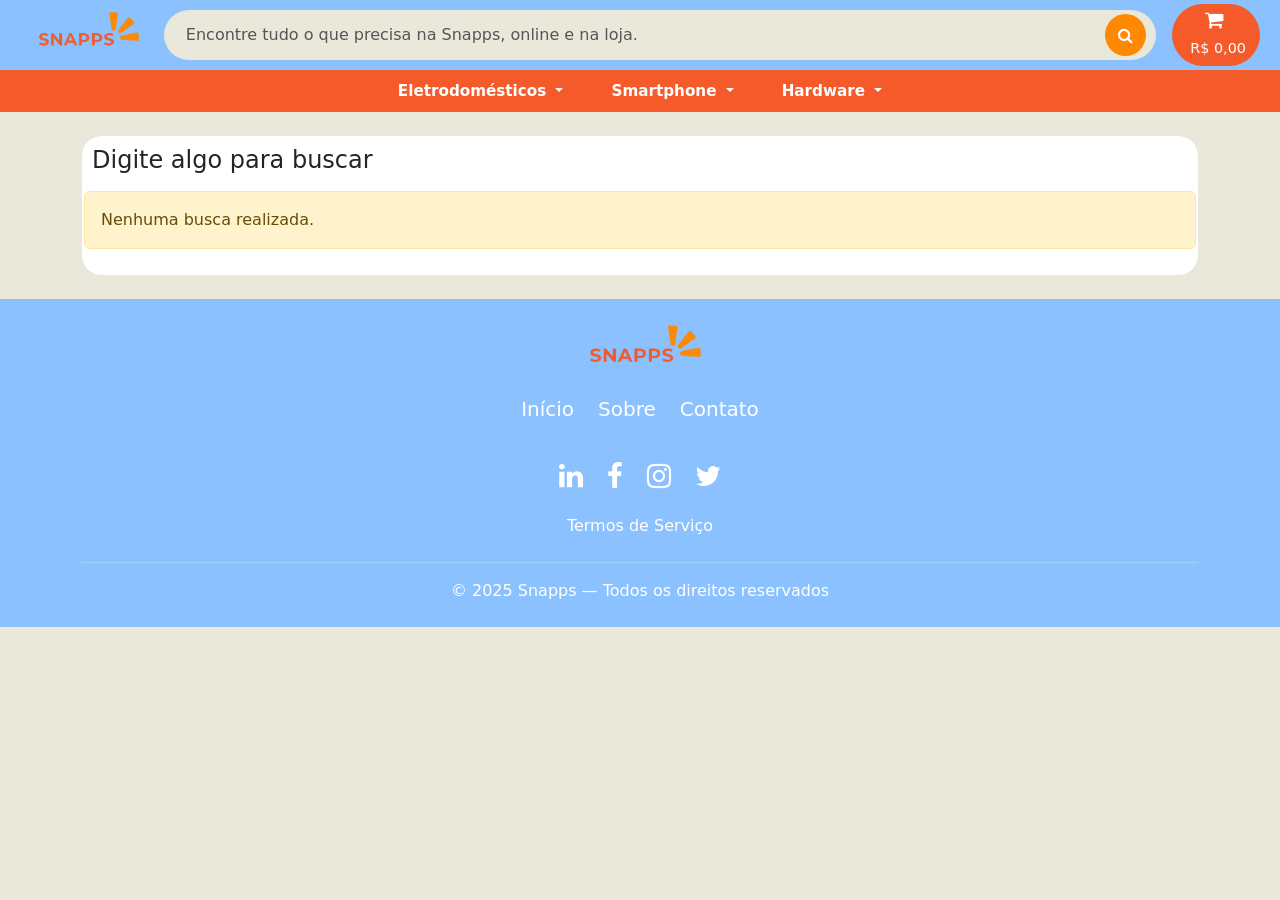
<file: pages/search.html>
<!doctype html>
<html lang="pt-BR">

<head>
    <meta charset="utf-8" />
    <meta name="viewport" content="width=device-width, initial-scale=1.0">
    <title>Snapps - Resultados da busca</title>

    <link href="https://cdn.jsdelivr.net/npm/bootstrap@5.3.3/dist/css/bootstrap.min.css" rel="stylesheet">
    <link rel="stylesheet" href="https://cdnjs.cloudflare.com/ajax/libs/font-awesome/4.7.0/css/font-awesome.min.css">
    <link rel="stylesheet" href="../styles/style.css">
    <link rel="shortcut icon" href="../assets/favicon.png" type="image/x-icon">
</head>

<body>
    <!-- ALERTAS -->
    <div id="alert-container" class="position-fixed top-0 end-0 p-3"
        style="z-index: 900; width: 320px; pointer-events: none;"></div>

    <!-- HEADER (igual ao product/checkout) -->
    <header class="container-fluid" id="v-navbar">
        <nav class="navbar navbar-expand-lg navbar-snapps px-2">
            <button class="btn btn-menu d-lg-none" data-bs-toggle="offcanvas" data-bs-target="#demo">
                <i class="navbar-toggler-icon"></i>
            </button>

            <a href="../index.html" class="navbar-brand mx-2">
                <img id="logo" src="../assets/snapps_logo.png" alt="Logo">
            </a>

            <form class="search-bar d-flex mx-3 flex-grow-1">
                <input class="form-control search-input" type="text"
                    placeholder="Encontre tudo o que precisa na Snapps, online e na loja.">
                <button class="btn btn-search" type="button">
                    <i class="fa fa-search"></i>
                </button>
            </form>

            <button class="btn cart-btn d-flex flex-column align-items-center position-relative cart-btn-trigger"
                type="button">
                <div class="position-relative">
                    <i class="fa fa-shopping-cart cart-icon"></i>
                    <span class="cart-badge cart-count d-none">0</span>
                </div>
                <span class="cart-price cart-price-text small mt-1">R$ 0,00</span>
            </button>
        </nav>
    </header>

    <!-- BARRA DE CATEGORIAS (desktop) -->
    <div class="categories-bar d-none d-lg-block">
        <div class="container d-flex justify-content-center gap-5">
            <div class="dropdown">
                <button class="btn category-btn dropdown-toggle" type="button" id="catEletro" data-bs-toggle="dropdown"
                    aria-expanded="false">
                    Eletrodomésticos
                </button>
                <ul class="dropdown-menu" aria-labelledby="catEletro">
                    <li><a class="dropdown-item"
                            href="./category.html?category=Eletrodomésticos&subcategory=Micro-ondas">Micro-ondas</a>
                    </li>
                    <li><a class="dropdown-item"
                            href="./category.html?category=Eletrodomésticos&subcategory=Geladeira">Geladeira</a>
                    </li>
                    <li><a class="dropdown-item"
                            href="./category.html?category=Eletrodomésticos&subcategory=Lava-louças">Lava-louças</a>
                    </li>
                </ul>
            </div>

            <div class="dropdown">
                <button class="btn category-btn dropdown-toggle" type="button" id="catCel" data-bs-toggle="dropdown"
                    aria-expanded="false">
                    Smartphone
                </button>
                <ul class="dropdown-menu" aria-labelledby="catCel">
                    <li><a class="dropdown-item"
                            href="./category.html?category=Smartphone&subcategory=Samsung">Samsung</a></li>
                    <li><a class="dropdown-item"
                            href="./category.html?category=Smartphone&subcategory=iPhone">iPhone</a></li>
                    <li><a class="dropdown-item"
                            href="./category.html?category=Smartphone&subcategory=Motorola">Motorola</a></li>
                </ul>
            </div>

            <div class="dropdown">
                <button class="btn category-btn dropdown-toggle" type="button" id="catHard" data-bs-toggle="dropdown"
                    aria-expanded="false">
                    Hardware
                </button>
                <ul class="dropdown-menu" aria-labelledby="catHard">
                    <li><a class="dropdown-item"
                            href="./category.html?category=Hardware&subcategory=Computador Gamer montado">Computador
                            Gamer
                            montado</a></li>
                    <li><a class="dropdown-item"
                            href="./category.html?category=Hardware&subcategory=Peças para Computador">Peças para
                            Computador</a>
                    </li>
                    <li><a class="dropdown-item" href="./category.html?category=Hardware&subcategory=Video Games">Video
                            Games</a></li>
                </ul>
            </div>
        </div>
    </div>

    <!-- Offcanvas (menu mobile) -->
    <div class="offcanvas offcanvas-start offcanvas-lg" tabindex="-1" id="demo">
        <div class="offcanvas-header">
            <img id="logo" src="../assets/snapps_logo.png" alt="Logo">
            <button type="button" class="btn-close" data-bs-dismiss="offcanvas"></button>
        </div>

        <div class="offcanvas-body">
            <ul class="list-group list-group-flush">
                <!-- Eletrodomésticos -->
                <li class="list-group-item menu-item">
                    <a class="menu-link" data-bs-toggle="collapse" href="#subEletro">
                        Eletrodomésticos
                    </a>
                    <ul class="collapse submenu" id="subEletro">
                        <li><a href="./category.html?category=Eletrodomésticos&subcategory=Micro-ondas"
                                class="submenu-item">Micro-ondas</a></li>
                        <li><a href="./category.html?category=Eletrodomésticos&subcategory=Geladeira"
                                class="submenu-item">Geladeira</a>
                        </li>
                        <li><a href="./category.html?category=Eletrodomésticos&subcategory=Lava-louças"
                                class="submenu-item">Lava-louças</a></li>
                    </ul>
                </li>

                <!-- Celular -->
                <li class="list-group-item menu-item">
                    <a class="menu-link" data-bs-toggle="collapse" href="#subCel">
                        Smartphone
                    </a>
                    <ul class="collapse submenu" id="subCel">
                        <li><a href="./category.html?category=Smartphone&subcategory=Samsung"
                                class="submenu-item">Samsung</a>
                        </li>
                        <li><a href="./category.html?category=Smartphone&subcategory=iPhone"
                                class="submenu-item">iPhone</a></li>
                        <li><a href="./category.html?category=Smartphone&subcategory=Motorola"
                                class="submenu-item">Motorola</a>
                        </li>
                    </ul>
                </li>

                <!-- Hardware -->
                <li class="list-group-item menu-item">
                    <a class="menu-link" data-bs-toggle="collapse" href="#subHard">
                        Hardware
                    </a>
                    <ul class="collapse submenu" id="subHard">
                        <li><a href="./category.html?category=Hardware&subcategory=Computador Gamer montado"
                                class="submenu-item">Computador Gamer
                                montado</a></li>
                        <li><a href="./category.html?category=Hardware&subcategory=Peças para Computador"
                                class="submenu-item">Peças para Computador</a>
                        </li>
                        <li><a href="./category.html?category=Hardware&subcategory=Videogames"
                                class="submenu-item">Videogames</a></li>
                    </ul>
                </li>
            </ul>
        </div>
    </div>

    <!-- OFFCANVAS CARRINHO -->
    <div class="offcanvas offcanvas-end" tabindex="-1" id="cartOffcanvas">
        <div class="offcanvas-header">
            <h5 class="offcanvas-title">Seu carrinho</h5>
            <button type="button" class="btn-close" data-bs-dismiss="offcanvas" aria-label="Fechar"></button>
        </div>
        <div class="offcanvas-body d-flex flex-column">
            <div class="cart-items-list mb-3"></div>
            <div class="mt-auto border-top pt-3">
                <div class="d-flex justify-content-between align-items-center mb-2">
                    <span class="fw-semibold">Total:</span>
                    <span class="fw-bold cart-total-value">R$ 0,00</span>
                </div>
                <button class="btn btn-primary w-100" onclick="window.location.href='./checkout.html'">
                    Finalizar compra
                </button>
            </div>
        </div>
    </div>

    <!-- MAIN -->
    <main class="container my-4">


        <section id="search-results-section" aria-label="Resultados da busca">
            <h2 class="h4 mb-3" id="search-title">Resultados da busca</h2>
            <div class="row g-3" id="search-results">
                <!-- cards via JS -->
            </div>
        </section>
    </main>

    <!-- FOOTER -->
    <!-- ========== FOOTER ========== -->
    <footer class="container-fluid py-4">
        <div class="container text-center text-white">
            <div class="row justify-content-center mb-4">
                <div class="col-12 mb-3">
                    <img src="../assets/snapps_logo.png" alt="Logo Snapps" style="height: 55px;">
                </div>

                <div class="col-12">
                    <ul class="list-unstyled d-flex flex-wrap justify-content-center gap-4 fs-5">
                        <li><a href="../index.html" class="text-white text-decoration-none">Início</a></li>
                        <li><a href="./sobre.html" class="text-white text-decoration-none">Sobre</a></li>
                        <li><a href="./contato.html" class="text-white text-decoration-none">Contato</a></li>
                    </ul>
                </div>

                <div class="col-12 mt-3">
                    <div class="d-flex justify-content-center gap-4 fs-3">
                        <a href="https://linktr.ee/Snapps1?utm_source=qr_code" class="text-white" target="_blank"><i
                                class="fa fa-linkedin"></i></a>
                        <a href="#" class="text-white"><i class="fa fa-facebook"></i></a>
                        <a href="#" class="text-white"><i class="fa fa-instagram"></i></a>
                        <a href="#" class="text-white"><i class="fa fa-twitter"></i></a>
                    </div>
                </div>
                <div class="col-12 mt-3">
                    <a href="./termos.html" class="text-white text-decoration-none fs-6">Termos de Serviço</a>
                </div>
            </div>

            <hr class="border-light">
            <p class="mt-3 mb-0">© 2025 Snapps — Todos os direitos reservados</p>
        </div>
    </footer>

    <!-- SCRIPTS -->
    <script src="https://cdn.jsdelivr.net/npm/bootstrap@5.3.3/dist/js/bootstrap.bundle.min.js"></script>
    <script src="../scripts/cart.js"></script>
    <script src="../scripts/search-page.js"></script>
    <script src="../scripts/search.js"></script>
</body>

</html>
</file>
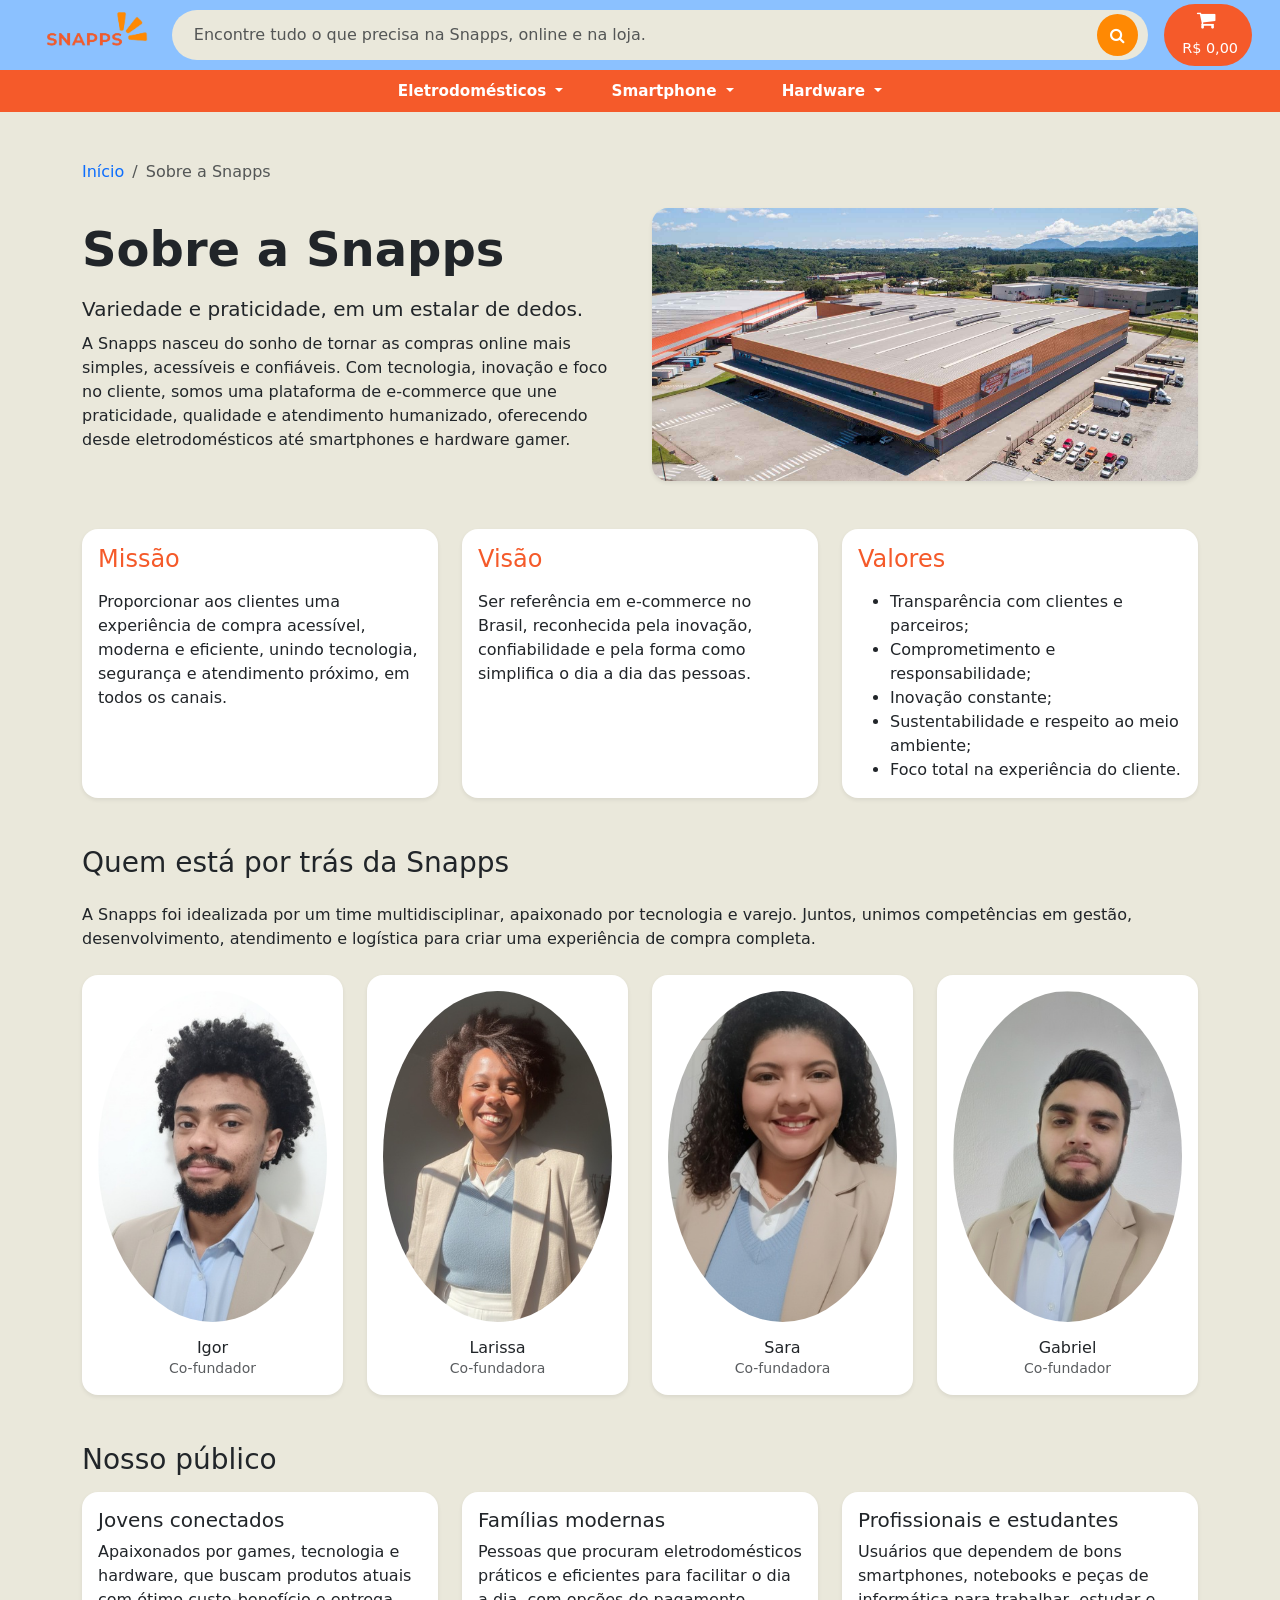
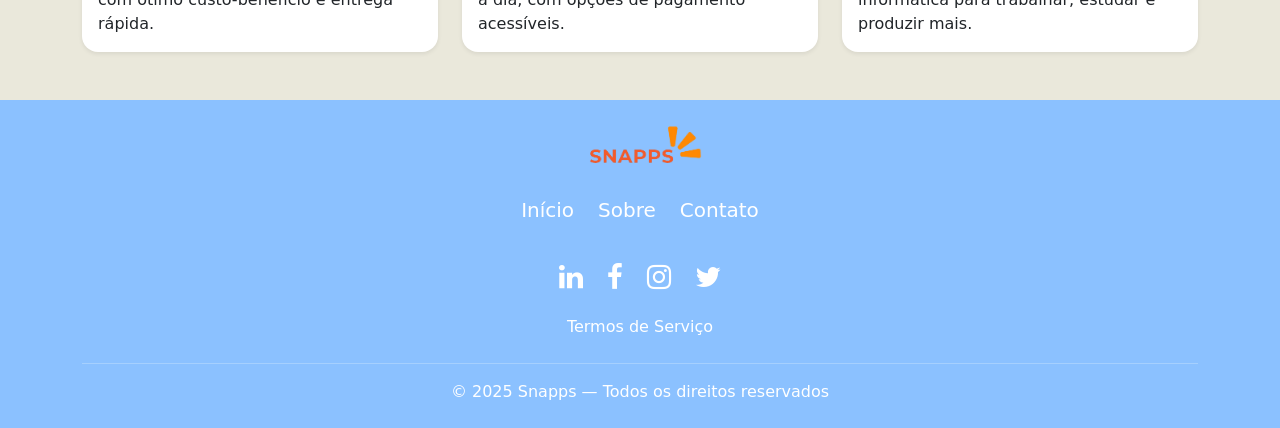
<file: pages/sobre.html>
<!DOCTYPE html>
<html lang="pt-br">

<head>
    <meta charset="UTF-8" />
    <meta name="viewport" content="width=device-width, initial-scale=1.0" />
    <title>Snapps - Sobre nós</title>

    <link rel="stylesheet" href="https://cdn.jsdelivr.net/npm/bootstrap@5.3.3/dist/css/bootstrap.min.css" />
    <link rel="stylesheet" href="https://cdnjs.cloudflare.com/ajax/libs/font-awesome/4.7.0/css/font-awesome.min.css" />
    <link rel="stylesheet" href="../styles/style.css" />
    <link rel="shortcut icon" href="../assets/favicon.png" type="image/x-icon" />
</head>

<body>
    <!-- HEADER -->
    <header class="container-fluid" id="v-navbar">
        <nav class="navbar navbar-expand-lg navbar-snapps px-3">
            <!-- Botão menu (mobile) -->
            <button class="btn btn-menu d-lg-none" data-bs-toggle="offcanvas" data-bs-target="#demo">
                <span class="navbar-toggler-icon"></span>
            </button>

            <!-- Logo -->
            <a href="../index.html" class="navbar-brand mx-2">
                <img id="logo" src="../assets/snapps_logo.png" alt="Logo">
            </a>

            <!-- Busca -->
            <form class="search-bar d-flex mx-3 flex-grow-1">
                <input class="form-control search-input" type="text"
                    placeholder="Encontre tudo o que precisa na Snapps, online e na loja.">
                <button class="btn btn-search" type="button">
                    <i class="fa fa-search"></i>
                </button>
            </form>

            <!-- Carrinho -->
            <button class="btn cart-btn d-flex flex-column align-items-center position-relative cart-btn-trigger"
                type="button">
                <div class="position-relative">
                    <i class="fa fa-shopping-cart cart-icon"></i>
                    <span class="cart-badge cart-count d-none">0</span>
                </div>
                <span class="cart-price cart-price-text small mt-1">R$ 0,00</span>
            </button>
        </nav>
    </header>

    <!-- Barra de categorias (desktop) -->
    <div class="categories-bar d-none d-lg-block dropdown">
        <div class="container d-flex justify-content-center gap-5">

            <!-- Eletrodomésticos -->
            <div class="dropdown">
                <button class="btn category-btn dropdown-toggle" type="button" id="catEletro" data-bs-toggle="dropdown"
                    aria-expanded="false">
                    Eletrodomésticos
                </button>
                <ul class="dropdown-menu" aria-labelledby="catEletro">
                    <li><a class="dropdown-item"
                            href="./category.html?category=Eletrodomésticos&subcategory=Micro-ondas">Micro-ondas</a>
                    </li>
                    <li><a class="dropdown-item"
                            href="./category.html?category=Eletrodomésticos&subcategory=Geladeira">Geladeira</a>
                    </li>
                    <li><a class="dropdown-item"
                            href="./category.html?category=Eletrodomésticos&subcategory=Lava-louças">Lava-louças</a>
                    </li>
                </ul>
            </div>

            <!-- Smartphone -->
            <div class="dropdown">
                <button class="btn category-btn dropdown-toggle" type="button" id="catCel" data-bs-toggle="dropdown"
                    aria-expanded="false">
                    Smartphone
                </button>
                <ul class="dropdown-menu" aria-labelledby="catCel">
                    <li><a class="dropdown-item"
                            href="./category.html?category=Smartphone&subcategory=Samsung">Samsung</a></li>
                    <li><a class="dropdown-item"
                            href="./category.html?category=Smartphone&subcategory=iPhone">iPhone</a></li>
                    <li><a class="dropdown-item"
                            href="./category.html?category=Smartphone&subcategory=Motorola">Motorola</a></li>
                </ul>
            </div>

            <!-- Hardware -->
            <div class="dropdown">
                <button class="btn category-btn dropdown-toggle" type="button" id="catHard" data-bs-toggle="dropdown"
                    aria-expanded="false">
                    Hardware
                </button>
                <ul class="dropdown-menu" aria-labelledby="catHard">
                    <li><a class="dropdown-item"
                            href="./category.html?category=Hardware&subcategory=Computador Gamer montado">Computador
                            Gamer montado</a></li>
                    <li><a class="dropdown-item"
                            href="./category.html?category=Hardware&subcategory=Peças para Computador">Peças para
                            Computador</a></li>
                    <li><a class="dropdown-item" href="./category.html?category=Hardware&subcategory=Video Games">Video
                            Games</a></li>
                </ul>
            </div>

        </div>
    </div>

    <!-- Offcanvas (menu mobile) -->
    <div class="offcanvas offcanvas-start offcanvas-lg" tabindex="-1" id="demo">
        <div class="offcanvas-header">
            <img id="logo" src="../assets/snapps_logo.png" alt="Logo">
            <button type="button" class="btn-close" data-bs-dismiss="offcanvas"></button>
        </div>

        <div class="offcanvas-body">
            <ul class="list-group list-group-flush">
                <!-- Eletrodomésticos -->
                <li class="list-group-item menu-item">
                    <a class="menu-link" data-bs-toggle="collapse" href="#subEletro">
                        Eletrodomésticos
                    </a>
                    <ul class="collapse submenu" id="subEletro">
                        <li><a href="./category.html?category=Eletrodomésticos&subcategory=Micro-ondas"
                                class="submenu-item">Micro-ondas</a></li>
                        <li><a href="./category.html?category=Eletrodomésticos&subcategory=Geladeira"
                                class="submenu-item">Geladeira</a>
                        </li>
                        <li><a href="./category.html?category=Eletrodomésticos&subcategory=Lava-louças"
                                class="submenu-item">Lava-louças</a></li>
                    </ul>
                </li>

                <!-- Celular -->
                <li class="list-group-item menu-item">
                    <a class="menu-link" data-bs-toggle="collapse" href="#subCel">
                        Smartphone
                    </a>
                    <ul class="collapse submenu" id="subCel">
                        <li><a href="./category.html?category=Smartphone&subcategory=Samsung"
                                class="submenu-item">Samsung</a>
                        </li>
                        <li><a href="./category.html?category=Smartphone&subcategory=iPhone"
                                class="submenu-item">iPhone</a></li>
                        <li><a href="./category.html?category=Smartphone&subcategory=Motorola"
                                class="submenu-item">Motorola</a>
                        </li>
                    </ul>
                </li>

                <!-- Hardware -->
                <li class="list-group-item menu-item">
                    <a class="menu-link" data-bs-toggle="collapse" href="#subHard">
                        Hardware
                    </a>
                    <ul class="collapse submenu" id="subHard">
                        <li><a href="./category.html?category=Hardware&subcategory=Computador Gamer montado"
                                class="submenu-item">Computador Gamer
                                montado</a></li>
                        <li><a href="./category.html?category=Hardware&subcategory=Peças para Computador"
                                class="submenu-item">Peças para Computador</a>
                        </li>
                        <li><a href="./category.html?category=Hardware&subcategory=Videogames"
                                class="submenu-item">Videogames</a></li>
                    </ul>
                </li>
            </ul>
        </div>
    </div>

    <!-- MAIN - SOBRE A SNAPPS -->
    <main class="container my-5 about-snapps">
        <!-- Breadcrumb -->
        <nav aria-label="breadcrumb" class="mb-4">
            <ol class="breadcrumb mb-0">
                <li class="breadcrumb-item"><a href="../index.html">Início</a></li>
                <li class="breadcrumb-item active" aria-current="page">Sobre a Snapps</li>
            </ol>
        </nav>

        <!-- Hero / Cabeçalho -->
        <section class="row align-items-center mb-5">
            <div class="col-md-6 mb-4 mb-md-0">
                <h1 class="display-5 fw-bold mb-3">Sobre a Snapps</h1>
                <p class="lead mb-2">
                    Variedade e praticidade, em um estalar de dedos.
                </p>
                <p>
                    A Snapps nasceu do sonho de tornar as compras online mais simples, acessíveis
                    e confiáveis. Com tecnologia, inovação e foco no cliente, somos uma plataforma
                    de e-commerce que une praticidade, qualidade e atendimento humanizado,
                    oferecendo desde eletrodomésticos até smartphones e hardware gamer.
                </p>
            </div>
            <div class="col-md-6 text-center">
                <img src="../assets/Others/CDD.jpg" alt="Centro de distribuição Snapps"
                    class="img-fluid rounded-4 shadow-sm">
            </div>
        </section>

        <!-- Missão, Visão, Valores -->
        <section class="mb-5">
            <div class="row g-4">
                <div class="col-md-4">
                    <div class="card h-100 border-0 shadow-sm">
                        <div class="card-body">
                            <h2 class="h4 mb-3 text-snapps-primary">Missão</h2>
                            <p class="mb-0">
                                Proporcionar aos clientes uma experiência de compra acessível, moderna e eficiente,
                                unindo tecnologia, segurança e atendimento próximo, em todos os canais.
                            </p>
                        </div>
                    </div>
                </div>

                <div class="col-md-4">
                    <div class="card h-100 border-0 shadow-sm">
                        <div class="card-body">
                            <h2 class="h4 mb-3 text-snapps-primary">Visão</h2>
                            <p class="mb-0">
                                Ser referência em e-commerce no Brasil, reconhecida pela inovação,
                                confiabilidade e pela forma como simplifica o dia a dia das pessoas.
                            </p>
                        </div>
                    </div>
                </div>

                <div class="col-md-4">
                    <div class="card h-100 border-0 shadow-sm">
                        <div class="card-body">
                            <h2 class="h4 mb-3 text-snapps-primary">Valores</h2>
                            <ul class="mb-0">
                                <li>Transparência com clientes e parceiros;</li>
                                <li>Comprometimento e responsabilidade;</li>
                                <li>Inovação constante;</li>
                                <li>Sustentabilidade e respeito ao meio ambiente;</li>
                                <li>Foco total na experiência do cliente.</li>
                            </ul>
                        </div>
                    </div>
                </div>
            </div>
        </section>

        <!-- Nossa equipe -->
        <section class="mb-5">
            <h2 class="h3 mb-4">Quem está por trás da Snapps</h2>
            <p class="mb-4">
                A Snapps foi idealizada por um time multidisciplinar, apaixonado por tecnologia
                e varejo. Juntos, unimos competências em gestão, desenvolvimento, atendimento
                e logística para criar uma experiência de compra completa.
            </p>
            <div class="row g-4">
                <div class="col-6 col-md-3">
                    <div class="card border-0 text-center h-100 shadow-sm">
                        <img src="../assets/team/igor.jpg" class="card-img-top rounded-circle p-3" alt="Foto de Igor">
                        <div class="card-body pt-0">
                            <h3 class="h6 mb-0">Igor</h3>
                            <p class="text-muted small mb-0">Co-fundador</p>
                        </div>
                    </div>
                </div>

                <div class="col-6 col-md-3">
                    <div class="card border-0 text-center h-100 shadow-sm">
                        <img src="../assets/team/larissa.jpg" class="card-img-top rounded-circle p-3"
                            alt="Foto de Larissa">
                        <div class="card-body pt-0">
                            <h3 class="h6 mb-0">Larissa</h3>
                            <p class="text-muted small mb-0">Co-fundadora</p>
                        </div>
                    </div>
                </div>

                <div class="col-6 col-md-3">
                    <div class="card border-0 text-center h-100 shadow-sm">
                        <img src="../assets/team/sara.jpg" class="card-img-top rounded-circle p-3" alt="Foto de Sara">
                        <div class="card-body pt-0">
                            <h3 class="h6 mb-0">Sara</h3>
                            <p class="text-muted small mb-0">Co-fundadora</p>
                        </div>
                    </div>
                </div>

                <div class="col-6 col-md-3">
                    <div class="card border-0 text-center h-100 shadow-sm">
                        <img src="../assets/team/gabriel.jpg" class="card-img-top rounded-circle p-3"
                            alt="Foto de Gabriel">
                        <div class="card-body pt-0">
                            <h3 class="h6 mb-0">Gabriel</h3>
                            <p class="text-muted small mb-0">Co-fundador</p>
                        </div>
                    </div>
                </div>
            </div>
        </section>

        <!-- Público-alvo -->
        <section class="mb-5">
            <h2 class="h3 mb-3">Nosso público</h2>
            <div class="row g-4">
                <div class="col-md-4">
                    <div class="card h-100 border-0 shadow-sm">
                        <div class="card-body">
                            <h3 class="h5 mb-2">Jovens conectados</h3>
                            <p class="mb-0">
                                Apaixonados por games, tecnologia e hardware, que buscam produtos atuais
                                com ótimo custo-benefício e entrega rápida.
                            </p>
                        </div>
                    </div>
                </div>

                <div class="col-md-4">
                    <div class="card h-100 border-0 shadow-sm">
                        <div class="card-body">
                            <h3 class="h5 mb-2">Famílias modernas</h3>
                            <p class="mb-0">
                                Pessoas que procuram eletrodomésticos práticos e eficientes para facilitar
                                o dia a dia, com opções de pagamento acessíveis.
                            </p>
                        </div>
                    </div>
                </div>

                <div class="col-md-4">
                    <div class="card h-100 border-0 shadow-sm">
                        <div class="card-body">
                            <h3 class="h5 mb-2">Profissionais e estudantes</h3>
                            <p class="mb-0">
                                Usuários que dependem de bons smartphones, notebooks e peças de informática
                                para trabalhar, estudar e produzir mais.
                            </p>
                        </div>
                    </div>
                </div>
            </div>
        </section>

    </main>

    <!-- FOOTER -->
    <footer class="container-fluid py-4">
        <div class="container text-center text-white">
            <div class="row justify-content-center mb-4">
                <!-- Logo -->
                <div class="col-12 mb-3">
                    <img src="../assets/snapps_logo.png" alt="Logo Snapps" style="height: 55px;">
                </div>

                <!-- Links -->
                <div class="col-12">
                    <ul class="list-unstyled d-flex flex-wrap justify-content-center gap-4 fs-5">
                        <li><a href="../index.html" class="text-white text-decoration-none">Início</a></li>
                        <li><a href="sobre.html" class="text-white text-decoration-none">Sobre</a></li>
                        <li><a href="contato.html" class="text-white text-decoration-none">Contato</a></li>
                    </ul>
                </div>

                <!-- Redes sociais -->
                <div class="col-12 mt-3">
                    <div class="d-flex justify-content-center gap-4 fs-3">
                        <a href="https://linktr.ee/Snapps1?utm_source=qr_code" class="text-white" target="_blank"><i
                                class="fa fa-linkedin"></i></a>
                        <a href="#" class="text-white"><i class="fa fa-facebook"></i></a>
                        <a href="#" class="text-white"><i class="fa fa-instagram"></i></a>
                        <a href="#" class="text-white"><i class="fa fa-twitter"></i></a>
                    </div>
                </div>
                <div class="col-12 mt-3">
                    <a href="./termos.html" class="text-white text-decoration-none fs-6">Termos de Serviço</a>
                </div>
            </div>

            <hr class="border-light">
            <p class="mt-3 mb-0">© 2025 Snapps — Todos os direitos reservados</p>
        </div>
    </footer>

    <!-- ALERT CONTAINER -->
    <div id="alert-container" class="position-fixed top-0 end-0 p-3" style="z-index: 900; width: 320px;"></div>

    <!-- Offcanvas Carrinho -->
    <div class="offcanvas offcanvas-end" tabindex="-1" id="cartOffcanvas">
        <div class="offcanvas-header">
            <h5 class="offcanvas-title">Seu carrinho</h5>
            <button type="button" class="btn-close" data-bs-dismiss="offcanvas" aria-label="Fechar"></button>
        </div>
        <div class="offcanvas-body d-flex flex-column">
            <div class="cart-items-list mb-3"></div>
            <div class="mt-auto border-top pt-3">
                <div class="d-flex justify-content-between align-items-center mb-2">
                    <span class="fw-semibold">Total:</span>
                    <span class="fw-bold cart-total-value">R$ 0,00</span>
                </div>
                <button class="btn btn-primary w-100" onclick="window.location.href='./checkout.html'">
                    Finalizar compra
                </button>
            </div>
        </div>
    </div>

    <!-- SCRIPTS -->
    <script src="https://cdn.jsdelivr.net/npm/bootstrap@5.3.3/dist/js/bootstrap.bundle.min.js"></script>
    <script src="../scripts/cart.js"></script>
    <script src="../scripts/search.js"></script>
</body>

</html>
</file>
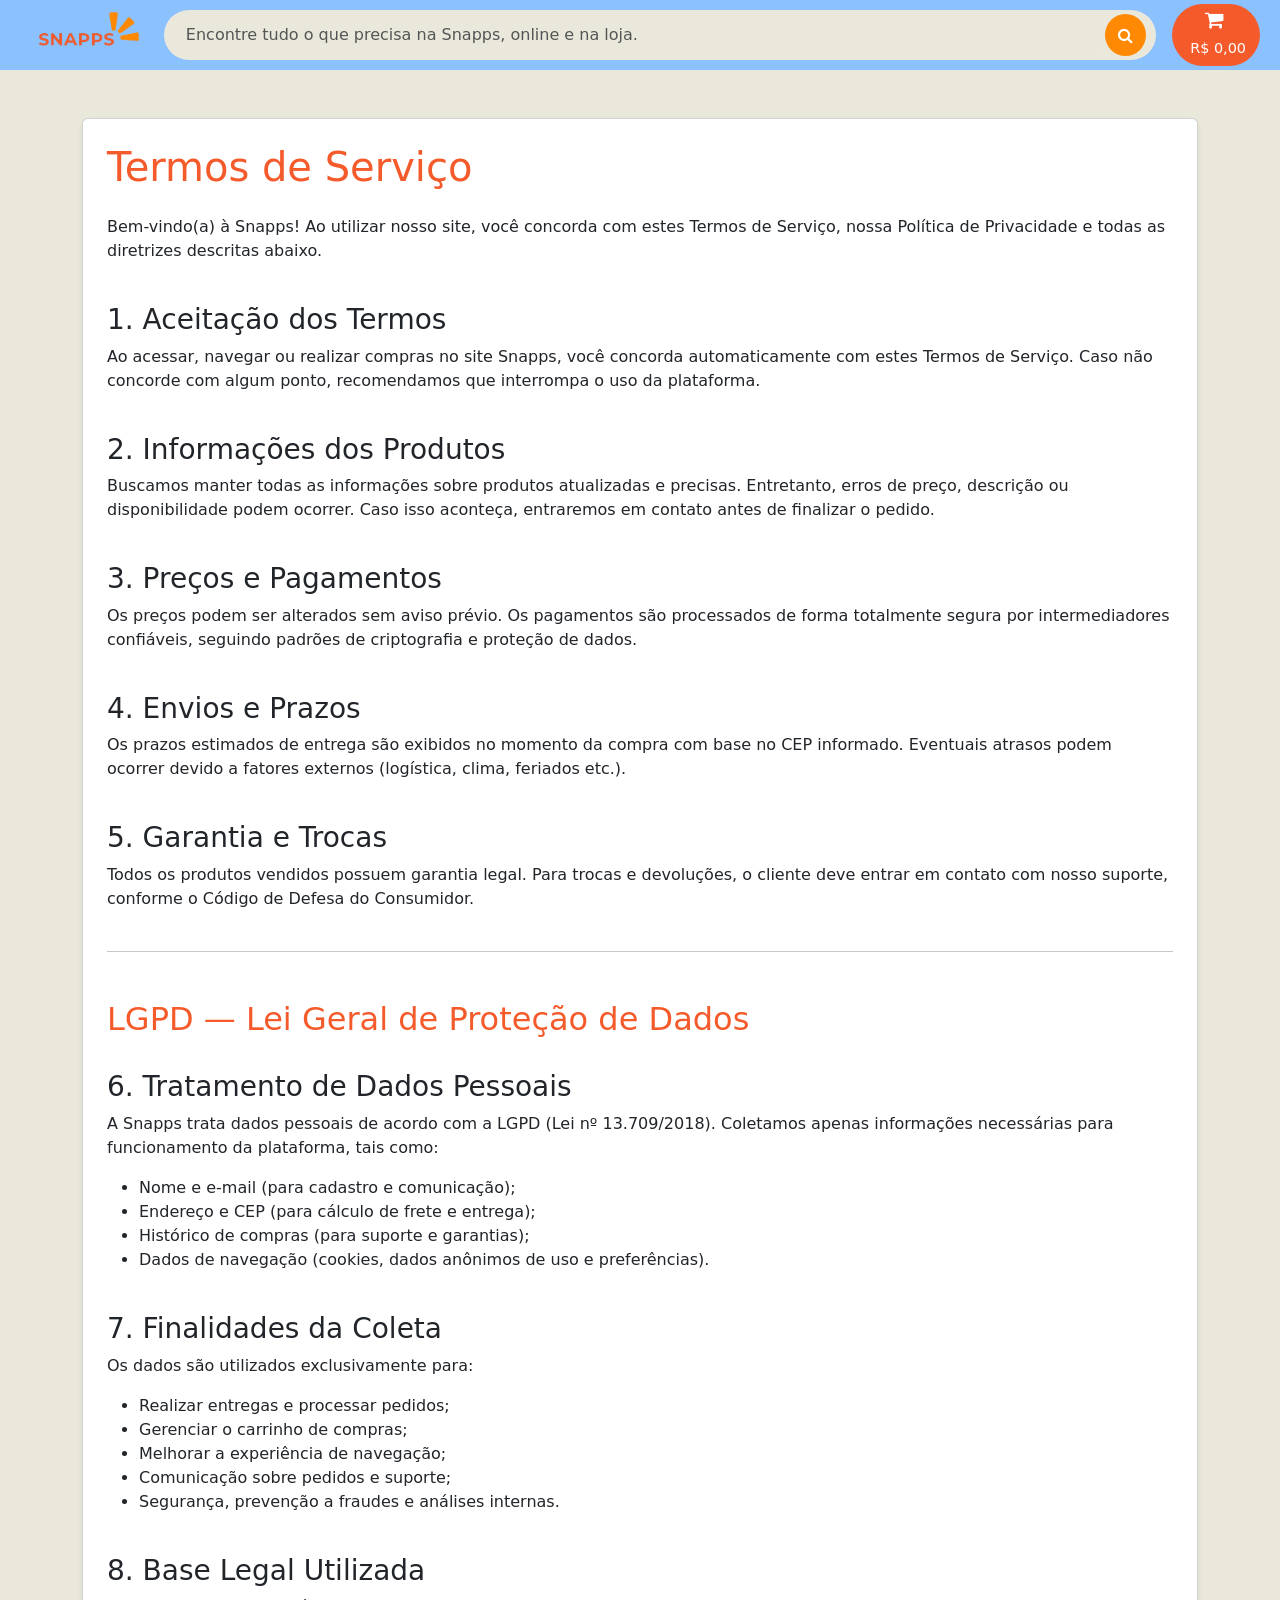
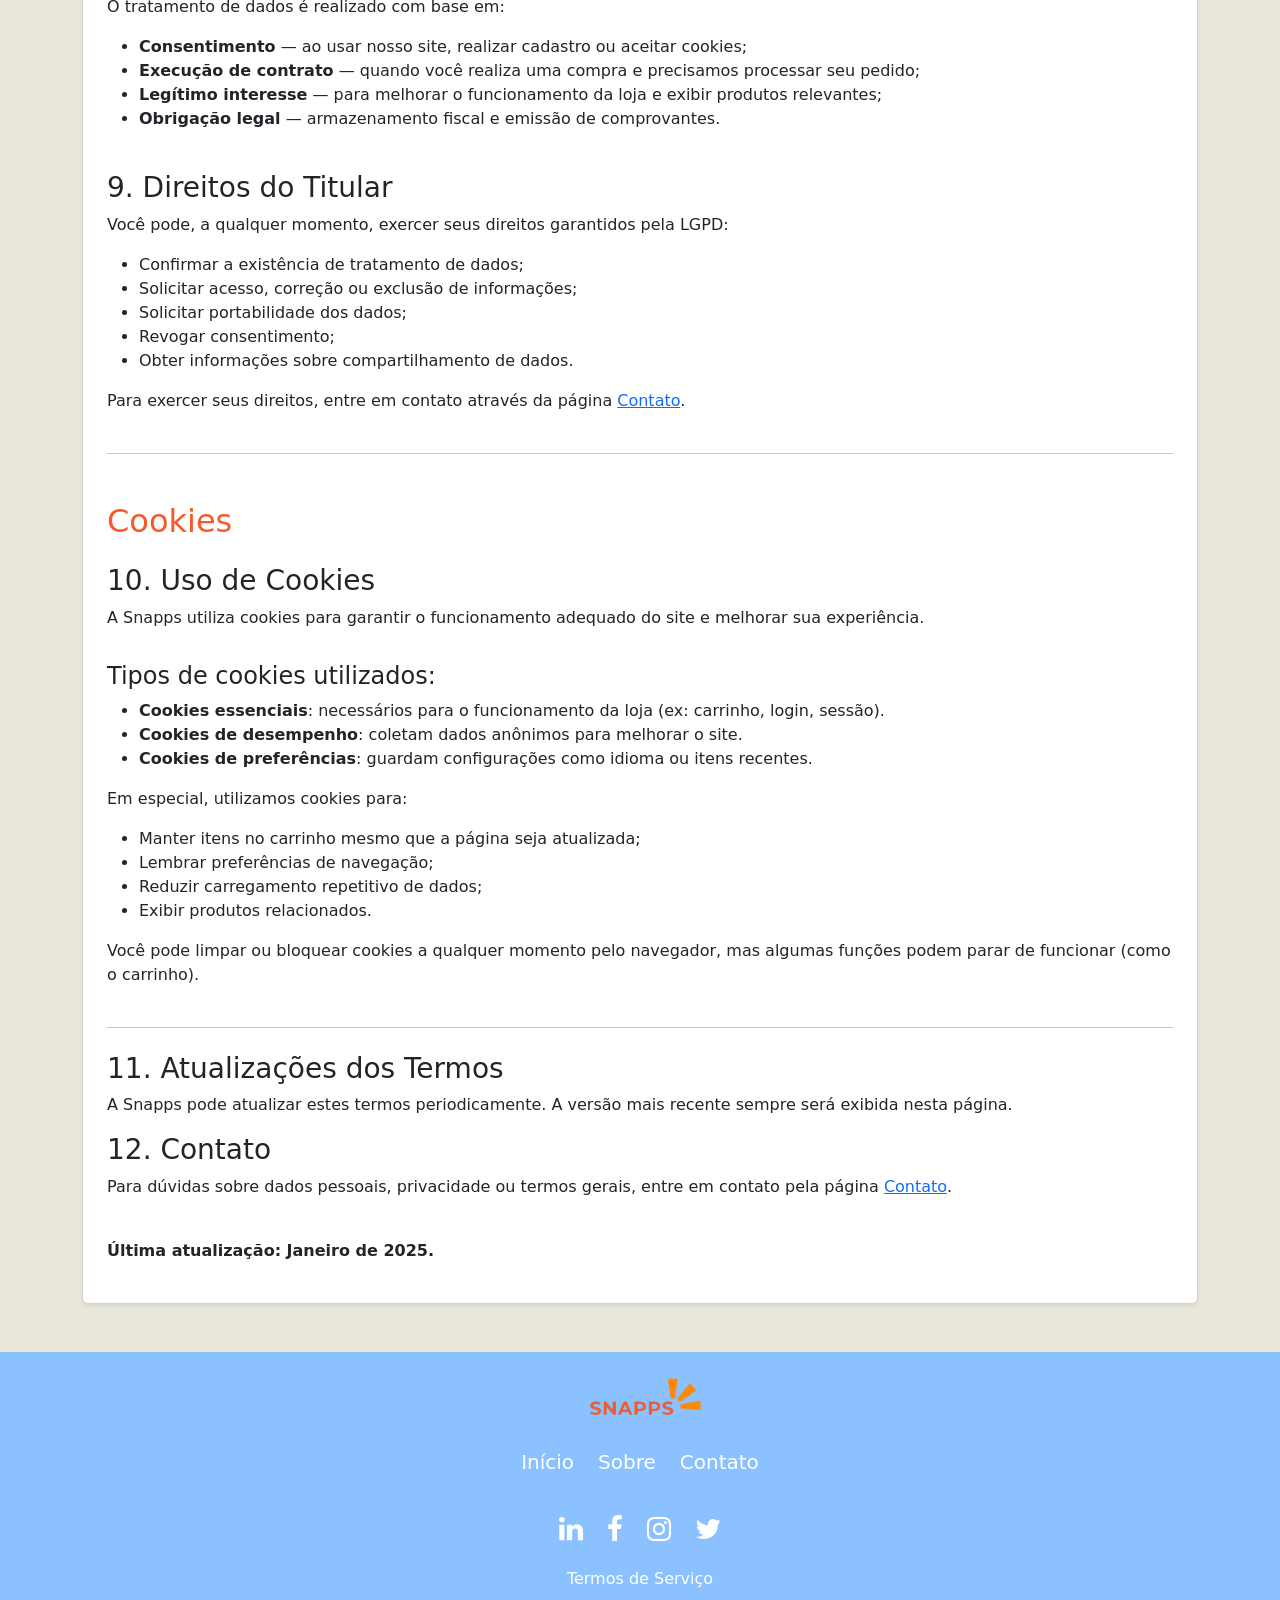
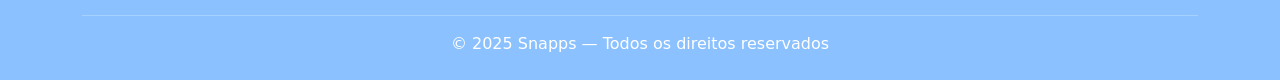
<file: pages/termos.html>
<!DOCTYPE html>
<html lang="pt-BR">

<head>
    <meta charset="UTF-8">
    <meta name="viewport" content="width=device-width, initial-scale=1.0">
    <title>Termos de Serviço - Snapps</title>

    <!-- Bootstrap / Icons -->
    <link href="https://cdn.jsdelivr.net/npm/bootstrap@5.3.3/dist/css/bootstrap.min.css" rel="stylesheet">
    <link rel="stylesheet" href="https://cdnjs.cloudflare.com/ajax/libs/font-awesome/4.7.0/css/font-awesome.min.css">
    <link rel="stylesheet" href="../styles/style.css">
    <link rel="shortcut icon" href="../assets/favicon.png" type="image/x-icon">
</head>

<body>

    <!-- ALERTAS -->
    <div id="alert-container" class="position-fixed top-0 end-0 p-3"
        style="z-index: 900; width: 320px; pointer-events: none;"></div>

    <!-- HEADER (igual a outras páginas) -->
    <header class="container-fluid" id="v-navbar">
        <nav class="navbar navbar-expand-lg navbar-snapps px-2">
            <button class="btn btn-menu d-lg-none" data-bs-toggle="offcanvas" data-bs-target="#demo">
                <i class="navbar-toggler-icon"></i>
            </button>

            <a href="../index.html" class="navbar-brand mx-2">
                <img id="logo" src="../assets/snapps_logo.png" alt="Logo">
            </a>

            <form class="search-bar d-flex mx-3 flex-grow-1">
                <input class="form-control search-input" type="text"
                    placeholder="Encontre tudo o que precisa na Snapps, online e na loja.">
                <button class="btn btn-search" type="button">
                    <i class="fa fa-search"></i>
                </button>
            </form>

            <button class="btn cart-btn d-flex flex-column align-items-center position-relative cart-btn-trigger"
                type="button">
                <div class="position-relative">
                    <i class="fa fa-shopping-cart cart-icon"></i>
                    <span class="cart-badge cart-count d-none">0</span>
                </div>
                <span class="cart-price cart-price-text small mt-1">R$ 0,00</span>
            </button>
        </nav>
    </header>

    <!-- MENU MOBILE -->
    <div class="offcanvas offcanvas-start offcanvas-lg" tabindex="-1" id="demo">
        <div class="offcanvas-header d-flex align-items-center">
            <img id="logo" src="../assets/snapps_logo.png" alt="Logo">
            <button type="button" class="btn-close" data-bs-dismiss="offcanvas"></button>
        </div>
        <div class="offcanvas-body">
            <ul class="list-group list-group-flush">
                <li class="list-group-item menu-item">
                    <a class="menu-link" data-bs-toggle="collapse" href="#subEletro">Eletrodomésticos</a>
                </li>

                <li class="list-group-item menu-item">
                    <a class="menu-link" data-bs-toggle="collapse" href="#subCel">Celular & Smartphone</a>
                </li>

                <li class="list-group-item menu-item">
                    <a class="menu-link" data-bs-toggle="collapse" href="#subHard">Hardware</a>
                </li>
            </ul>
        </div>
    </div>

    <!-- OFFCANVAS CARRINHO -->
    <div class="offcanvas offcanvas-end" tabindex="-1" id="cartOffcanvas">
        <div class="offcanvas-header">
            <h5 class="offcanvas-title">Seu carrinho</h5>
            <button type="button" class="btn-close" data-bs-dismiss="offcanvas"></button>
        </div>
        <div class="offcanvas-body d-flex flex-column">
            <div class="cart-items-list mb-3"></div>

            <div class="mt-auto border-top pt-3">
                <div class="d-flex justify-content-between align-items-center mb-2">
                    <span class="fw-semibold">Total:</span>
                    <span class="fw-bold cart-total-value">R$ 0,00</span>
                </div>
                <button class="btn btn-primary w-100" onclick="window.location.href='./checkout.html'">
                    Finalizar compra
                </button>
            </div>
        </div>
    </div>

    <!-- ========== CONTEÚDO PRINCIPAL ========== -->
    <main class="container my-5">
        <div class="card shadow-sm p-4">
            <h1 class="mb-4 text-snapps-primary">Termos de Serviço</h1>

            <p>Bem-vindo(a) à Snapps! Ao utilizar nosso site, você concorda com estes Termos de Serviço, nossa Política
                de Privacidade e todas as diretrizes descritas abaixo.</p>

            <h3 class="mt-4">1. Aceitação dos Termos</h3>
            <p>Ao acessar, navegar ou realizar compras no site Snapps, você concorda automaticamente com estes Termos de
                Serviço. Caso não concorde com algum ponto, recomendamos que interrompa o uso da plataforma.</p>

            <h3 class="mt-4">2. Informações dos Produtos</h3>
            <p>Buscamos manter todas as informações sobre produtos atualizadas e precisas. Entretanto, erros de preço,
                descrição ou disponibilidade podem ocorrer. Caso isso aconteça, entraremos em contato antes de finalizar
                o pedido.</p>

            <h3 class="mt-4">3. Preços e Pagamentos</h3>
            <p>Os preços podem ser alterados sem aviso prévio. Os pagamentos são processados de forma totalmente segura
                por intermediadores confiáveis, seguindo padrões de criptografia e proteção de dados.</p>

            <h3 class="mt-4">4. Envios e Prazos</h3>
            <p>Os prazos estimados de entrega são exibidos no momento da compra com base no CEP informado. Eventuais
                atrasos podem ocorrer devido a fatores externos (logística, clima, feriados etc.).</p>

            <h3 class="mt-4">5. Garantia e Trocas</h3>
            <p>Todos os produtos vendidos possuem garantia legal. Para trocas e devoluções, o cliente deve entrar em
                contato com nosso suporte, conforme o Código de Defesa do Consumidor.</p>

            <hr class="my-4">

            <h2 class="mt-4 text-snapps-primary">LGPD — Lei Geral de Proteção de Dados</h2>

            <h3 class="mt-4">6. Tratamento de Dados Pessoais</h3>
            <p>A Snapps trata dados pessoais de acordo com a LGPD (Lei nº 13.709/2018). Coletamos apenas informações
                necessárias para funcionamento da plataforma, tais como:</p>

            <ul>
                <li>Nome e e-mail (para cadastro e comunicação);</li>
                <li>Endereço e CEP (para cálculo de frete e entrega);</li>
                <li>Histórico de compras (para suporte e garantias);</li>
                <li>Dados de navegação (cookies, dados anônimos de uso e preferências).</li>
            </ul>

            <h3 class="mt-4">7. Finalidades da Coleta</h3>
            <p>Os dados são utilizados exclusivamente para:</p>

            <ul>
                <li>Realizar entregas e processar pedidos;</li>
                <li>Gerenciar o carrinho de compras;</li>
                <li>Melhorar a experiência de navegação;</li>
                <li>Comunicação sobre pedidos e suporte;</li>
                <li>Segurança, prevenção a fraudes e análises internas.</li>
            </ul>

            <h3 class="mt-4">8. Base Legal Utilizada</h3>
            <p>O tratamento de dados é realizado com base em:</p>

            <ul>
                <li><b>Consentimento</b> — ao usar nosso site, realizar cadastro ou aceitar cookies;</li>
                <li><b>Execução de contrato</b> — quando você realiza uma compra e precisamos processar seu pedido;</li>
                <li><b>Legítimo interesse</b> — para melhorar o funcionamento da loja e exibir produtos relevantes;</li>
                <li><b>Obrigação legal</b> — armazenamento fiscal e emissão de comprovantes.</li>
            </ul>

            <h3 class="mt-4">9. Direitos do Titular</h3>
            <p>Você pode, a qualquer momento, exercer seus direitos garantidos pela LGPD:</p>

            <ul>
                <li>Confirmar a existência de tratamento de dados;</li>
                <li>Solicitar acesso, correção ou exclusão de informações;</li>
                <li>Solicitar portabilidade dos dados;</li>
                <li>Revogar consentimento;</li>
                <li>Obter informações sobre compartilhamento de dados.</li>
            </ul>

            <p>Para exercer seus direitos, entre em contato através da página <a href="./contato.html">Contato</a>.</p>

            <hr class="my-4">

            <h2 class="mt-4 text-snapps-primary">Cookies</h2>

            <h3 class="mt-3">10. Uso de Cookies</h3>
            <p>A Snapps utiliza cookies para garantir o funcionamento adequado do site e melhorar sua experiência.</p>

            <h4 class="mt-3">Tipos de cookies utilizados:</h4>
            <ul>
                <li><b>Cookies essenciais</b>: necessários para o funcionamento da loja (ex: carrinho, login, sessão).
                </li>
                <li><b>Cookies de desempenho</b>: coletam dados anônimos para melhorar o site.</li>
                <li><b>Cookies de preferências</b>: guardam configurações como idioma ou itens recentes.</li>
            </ul>

            <p>Em especial, utilizamos cookies para:</p>

            <ul>
                <li>Manter itens no carrinho mesmo que a página seja atualizada;</li>
                <li>Lembrar preferências de navegação;</li>
                <li>Reduzir carregamento repetitivo de dados;</li>
                <li>Exibir produtos relacionados.</li>
            </ul>

            <p>Você pode limpar ou bloquear cookies a qualquer momento pelo navegador, mas algumas funções podem parar
                de funcionar (como o carrinho).</p>

            <hr class="my-4">

            <h3>11. Atualizações dos Termos</h3>
            <p>A Snapps pode atualizar estes termos periodicamente. A versão mais recente sempre será exibida nesta
                página.</p>

            <h3>12. Contato</h3>
            <p>Para dúvidas sobre dados pessoais, privacidade ou termos gerais, entre em contato pela página <a
                    href="./contato.html">Contato</a>.</p>

            <p class="mt-4 fw-semibold">Última atualização: Janeiro de 2025.</p>
        </div>
    </main>


    <!-- ========== FOOTER ========== -->
    <footer class="container-fluid py-4">
        <div class="container text-center text-white">
            <div class="row justify-content-center mb-4">
                <div class="col-12 mb-3">
                    <img src="../assets/snapps_logo.png" alt="Logo Snapps" style="height: 55px;">
                </div>

                <div class="col-12">
                    <ul class="list-unstyled d-flex flex-wrap justify-content-center gap-4 fs-5">
                        <li><a href="../index.html" class="text-white text-decoration-none">Início</a></li>
                        <li><a href="./sobre.html" class="text-white text-decoration-none">Sobre</a></li>
                        <li><a href="./contato.html" class="text-white text-decoration-none">Contato</a></li>
                    </ul>
                </div>

                <div class="col-12 mt-3">
                    <div class="d-flex justify-content-center gap-4 fs-3">
                        <a href="https://linktr.ee/Snapps1?utm_source=qr_code" target="_blank" class="text-white"><i
                                class="fa fa-linkedin"></i></a>
                        <a href="#" class="text-white"><i class="fa fa-facebook"></i></a>
                        <a href="#" class="text-white"><i class="fa fa-instagram"></i></a>
                        <a href="#" class="text-white"><i class="fa fa-twitter"></i></a>
                    </div>
                </div>

                <div class="col-12 mt-3">
                    <a href="./termos.html" class="text-white text-decoration-none fs-6">Termos de Serviço</a>
                </div>
            </div>

            <hr class="border-light">
            <p class="mt-3 mb-0">© 2025 Snapps — Todos os direitos reservados</p>
        </div>
    </footer>

    <!-- Scripts -->
    <script src="https://cdn.jsdelivr.net/npm/bootstrap@5.3.3/dist/js/bootstrap.bundle.min.js"></script>
    <script src="../scripts/cart.js"></script>

</body>

</html>
</file>
<file: styles/style.css>
:root {
    --color1: #F55A2A;
    --color2: #8BC1FF;
    --color3: #EAE8DB;
    --color4: #FF8903;
}

body {
    background-color: var(--color3);
}

header,
footer {
    justify-content: center;
    align-items: center;
    background-color: var(--color2);
}

#alert-container {
    pointer-events: none;
}

#alert-container .alert {
    pointer-events: auto;
}

.navbar {
    justify-content: space-between !important;
}

.navbar-snapps {
    height: 70px;
    display: flex;
    align-items: center;
    flex-wrap: nowrap;
    width: 100%;
}

.btn-menu {
    color: white !important;
    border: none;
}

#logo {
    height: 50px;
}

.search-bar {
    flex: 1 1 auto;
    min-width: 0;
    background-color: var(--color3);
    border-radius: 40px;
    padding: 4px 10px;
}

.search-input:focus {
    background-color: var(--color3);
}

.search-input {
    border: none;
    background-color: var(--color3);
    box-shadow: none !important;
}

.search-input:focus {
    outline: none !important;
    box-shadow: none !important;
}

.btn-search {
    background-color: var(--color4);
    border-radius: 50%;
    width: 42px;
    height: 42px;
    display: flex;
    align-items: center;
    justify-content: center;
    color: white;
    margin-left: 5px;
}

/* Estilo base do botão do carrinho */
.cart-btn {
    border: none;
    background: transparent;
    color: #fff;
    padding: 0;
}

/* Ícone */
.cart-icon {
    font-size: 22px;
}

/* Badge de quantidade */
.cart-badge {
    position: absolute;
    top: -4px;
    right: -8px;
    min-width: 16px;
    height: 16px;
    border-radius: 50%;
    font-size: 0.6rem;
    background-color: var(--color4);
    color: #fff;
    display: flex;
    align-items: center;
    justify-content: center;
}

/* Texto do preço abaixo do ícone (mobile) */
.cart-price {
    font-size: 0.75rem;
}

/* Barra laranja das categorias */
.categories-bar {
    background-color: var(--color1);
}

/* Container interno: centraliza e espaça as categorias */
.categories-bar .container {
    padding-block: 0.4rem;
}

/* Botão de categoria */
.category-btn {
    background: transparent;
    border: none;
    color: #ffffff;
    font-weight: 600;
    font-size: 0.95rem;
    position: relative;
    padding: 0.2rem 0;
}

/* Deixa o caret (setinha) branco também */
.category-btn.dropdown-toggle::after {
    border-top-color: #ffffff;
}

/* Efeito de sublinhado animado no hover */
.category-btn::before {
    content: "";
    position: absolute;
    left: 0;
    bottom: -0.3rem;
    width: 0;
    height: 3px;
    background-color: var(--color4);
    border-radius: 999px;
    transition: width 0.2s ease;
}

.category-btn:hover::before,
.dropdown.show .category-btn::before {
    width: 100%;
}

/* Dropdown mais "card" */
.categories-bar .dropdown-menu {
    background-color: var(--color3) !important;
    border-radius: 10px;
    border: none;
    box-shadow: 0 4px 18px rgba(0, 0, 0, 0.15);
    margin-top: 0.4rem;
    padding: 0.4rem 0;
    font-size: 0.9rem;
}

.categories-bar .dropdown-item {
    padding: 0.35rem 1rem;
    color: var(--color1);
}

.categories-bar .dropdown-item:hover {
    background-color: var(--color3);
    color: var(--color4);
}

.offcanvas-header {
    background-color: var(--color2);
}

.menu-item {
    border: none;
    background-color: var(--color3);
    margin-bottom: 5px;
    border-radius: 6px;
}

.menu-link {
    display: block;
    font-size: 1.1rem;
    padding: 12px;
    color: var(--color1);
    text-decoration: none;
    font-weight: 600;
}

.menu-link:hover {
    color: var(--color4);
}

.submenu {
    list-style: none;
    padding-left: 15px;
    margin-top: 5px;
    background-color: var(--color3);
    border-left: 3px solid var(--color4);
    border-radius: 0 0 6px 6px;
}

.submenu-item {
    display: block;
    padding: 8px 10px;
    color: var(--color1);
    text-decoration: none;
    font-size: 0.95rem;
}

.submenu-item:hover {
    color: var(--color4);
    padding-left: 14px;
    transition: 0.2s;
}

/* ---- Carrossel home ---- */
.product-carousel {
    background-color: white;
    border-radius: 20px;
    width: 95vw;
}
.carousel-indicators{
    list-style: none;
}
.carousel-container {
    position: relative;
}

/* faixa horizontal */
.carousel-wrapper {
    display: flex;
    gap: 1rem;
    overflow-x: auto;
    scroll-behavior: smooth;
    padding: 0.5rem 2.5rem 0.75rem;
    scrollbar-width: none;
}

.carousel-wrapper::-webkit-scrollbar {
    display: none;
}

/* card */
.product-card {
    flex: 0 0 80%;
    max-width: 80%;
    background: #fff;
    border: 1px solid black;
    border-radius: 10px;
    padding: 10px;
    box-shadow: 0 2px 6px rgba(0, 0, 0, 0.1);
    transition: transform .2s, box-shadow .2s;
}

.product-card:hover {
    transform: translateY(-4px);
    box-shadow: 0 6px 16px rgba(0, 0, 0, 0.15);
}

.product-card img {
    width: 100%;
    height: 150px;
    object-fit: contain;
}

.product-card h3 {
    font-size: 1rem;
    margin-top: 0.5rem;
}

.price {
    font-weight: bold;
    color: var(--color1);
    margin-top: auto;
    margin-bottom: 0;
}

/* botões ❮ ❯ */
.carousel-btn {
    position: absolute;
    top: 50%;
    transform: translateY(-50%);
    border: none;
    background: rgba(255, 255, 255, 0.95);
    box-shadow: 0 2px 6px rgba(0, 0, 0, 0.25);
    border-radius: 999px;
    width: 36px;
    height: 36px;
    display: flex;
    align-items: center;
    justify-content: center;
    cursor: pointer;
    font-size: 1.25rem;
    z-index: 2;
}

.carousel-btn.prev {
    left: 0;
}

.carousel-btn.next {
    right: 0;
}

.carousel-btn:hover {
    background: #f0f0f0;
}

/* Botões no estilo Snapps */
.btn-snapps {
    background-color: var(--color4);
    border-color: var(--color4);
    font-weight: 600;
}

.btn-snapps:hover {
    background-color: #e57b00;
    border-color: #e57b00;
}

.btn-outline-snapps {
    border-color: var(--color4);
    color: var(--color4);
    font-weight: 600;
}

.btn-outline-snapps:hover {
    background-color: var(--color4);
    color: #fff;
}

/* Grid "Outros produtos" */
#more-products-section .product-card {
    flex: 1 1 auto;
    max-width: 100%;
    width: 100%;
    border-radius: 12px;
    border: 1px solid #ddd;
    padding: 10px;
    text-align: center;
}

#more-products-section .product-card img {
    height: 140px;
    object-fit: contain;
    margin-bottom: 8px;
}

#more-products-section .product-card h3 {
    font-size: 0.95rem;
    margin-top: 0.25rem;
    min-height: 2.4em;
}

#more-products-section .price {
    margin-bottom: 0.4rem;
}

#more-products-section .product-card .btn {
    width: 100%;
    max-width: 140px;
}

#more-products-section {
    background-color: white;
    border-radius: 20px;
    padding: 10px
}

/* ======= PÁGINA DE PRODUTO ======= */

.product-page .card {
    border-radius: 12px;
}

.product-main-image img {
    max-height: 320px;
    object-fit: contain;
}

.product-thumbs img {
    cursor: pointer;
    height: 80px;
    object-fit: contain;
}

.product-item {
    text-decoration: none;
    color: var(--color1);
    font-weight: 700;
}

.qty-input {
    max-width: 80px;
}

/* Breadcrumb links */
.breadcrumb a {
    text-decoration: none;
}

/* Caixa de frete (se usar) */
.shipping-box input::placeholder {
    font-size: 0.85rem;
}

.about-snapps h1,
.about-snapps h2,
.about-snapps h3 {
    font-family: "Montserrat", system-ui, -apple-system, BlinkMacSystemFont, "Segoe UI", sans-serif;
}

.text-snapps-primary {
    color: var(--color1);
}

.about-snapps .card {
    border-radius: 16px;
}

.about-snapps img.rounded-circle {
    object-fit: cover;
}

.product-page .product-title {
    word-break: break-word;
}

#search-results-section {
    background-color: #fff;
    border-radius: 20px;
    padding: 10px;
}

#search-results-section .product-card {
    flex: 1 1 auto !important;
    max-width: 100% !important;
    width: 100%;
    border-radius: 12px;
    border: 1px solid black;
    padding: 10px;
    text-align: center;
    box-shadow: 0 2px 6px rgba(0, 0, 0, 0.08);
}

#search-results-section .product-card img {
    height: 140px;
    object-fit: contain;
    margin-bottom: 8px;
    width: 100%;
}

#search-results-section .product-card h3 {
    font-size: 0.95rem;
    margin-top: 0.25rem;
    min-height: 2.4em;
}

#search-results-section .price {
    margin-bottom: 0.4rem;
}

#search-results-section .product-card .btn {
    width: 100%;
    max-width: 140px;
}

footer {
    margin-top: 24px;
}

footer a:hover {
    color: var(--color4) !important;
    transition: 0.2s ease-in-out;
}

/* ======= RESPONSIVIDADE ======= */

@media (max-width: 576px) {
    #logo {
        height: 35px;
    }

    .product-card {
        flex: 0 0 75%;
        max-width: 75%;
    }

    .search-bar {
        margin-left: 4px !important;
        padding-right: 4px !important;
        margin-right: 0 !important;
    }

    #search-results-section .product-card {
        border-radius: 0.75rem;
    }

    .cart-price {
        margin-top: 0;
        margin-left: 4px;
        font-size: 0.6rem;
    }

    .navbar {
        width: 100%;
    }

    .navbar-snapps {
        padding-left: 4px;
        padding-right: 4px;
    }

    .btn-menu {
        margin-left: -4px;
    }

    .navbar-brand {
        margin-left: 4px !important;
        margin-right: 6px !important;
    }


    /* --- página de produto no mobile --- */
    .product-page {
        padding-left: 0.75rem;
        padding-right: 0.75rem;
    }

    .product-page .card {
        border-radius: 0.75rem;
        box-shadow: 0 2px 6px rgba(0, 0, 0, 0.08);
    }

    .product-main-image img {
        max-height: 260px;
        object-fit: contain;
    }

    .product-thumbs {
        justify-content: center;
    }

    .product-page .product-title {
        font-size: 1.1rem;
    }

    .product-page .product-price {
        font-size: 1.6rem;
    }

    .product-actions {
        flex-direction: column;
        align-items: stretch;
    }

    .product-actions>div:first-child {
        width: 100%;
        justify-content: flex-start;
    }

    .qty-input {
        max-width: 90px;
    }

    #btn-add-cart,
    #btn-buy-now {
        width: 100%;
        justify-content: center;
    }

    .product-page .breadcrumb {
        font-size: 0.8rem;
    }
    .carousel-item{
        height: 50%;
    }
}

/* Tablet */
@media (min-width: 577px) and (max-width: 991px) {
    .product-main-image img {
        max-height: 300px;
        object-fit: contain;
    }

    .qty-input {
        max-width: 100px;
    }
}

/* Desktop médio+ */
@media (min-width: 768px) {
    .product-card {
        flex: 0 0 30%;
        max-width: 30%;
    }

    .cart-btn {
        flex-direction: row;
        align-items: center;
        background-color: var(--color1);
        padding: 6px 14px;
        border-radius: 999px;
    }

    .cart-icon {
        font-size: 20px;
        margin-right: 4px;
    }

    .cart-price {
        margin-top: 0;
        margin-left: 4px;
        font-size: 0.9rem;
    }
}

@media (min-width: 992px) {
    .product-card {
        flex: 0 0 22%;
        max-width: 22%;
    }
}
</file>
